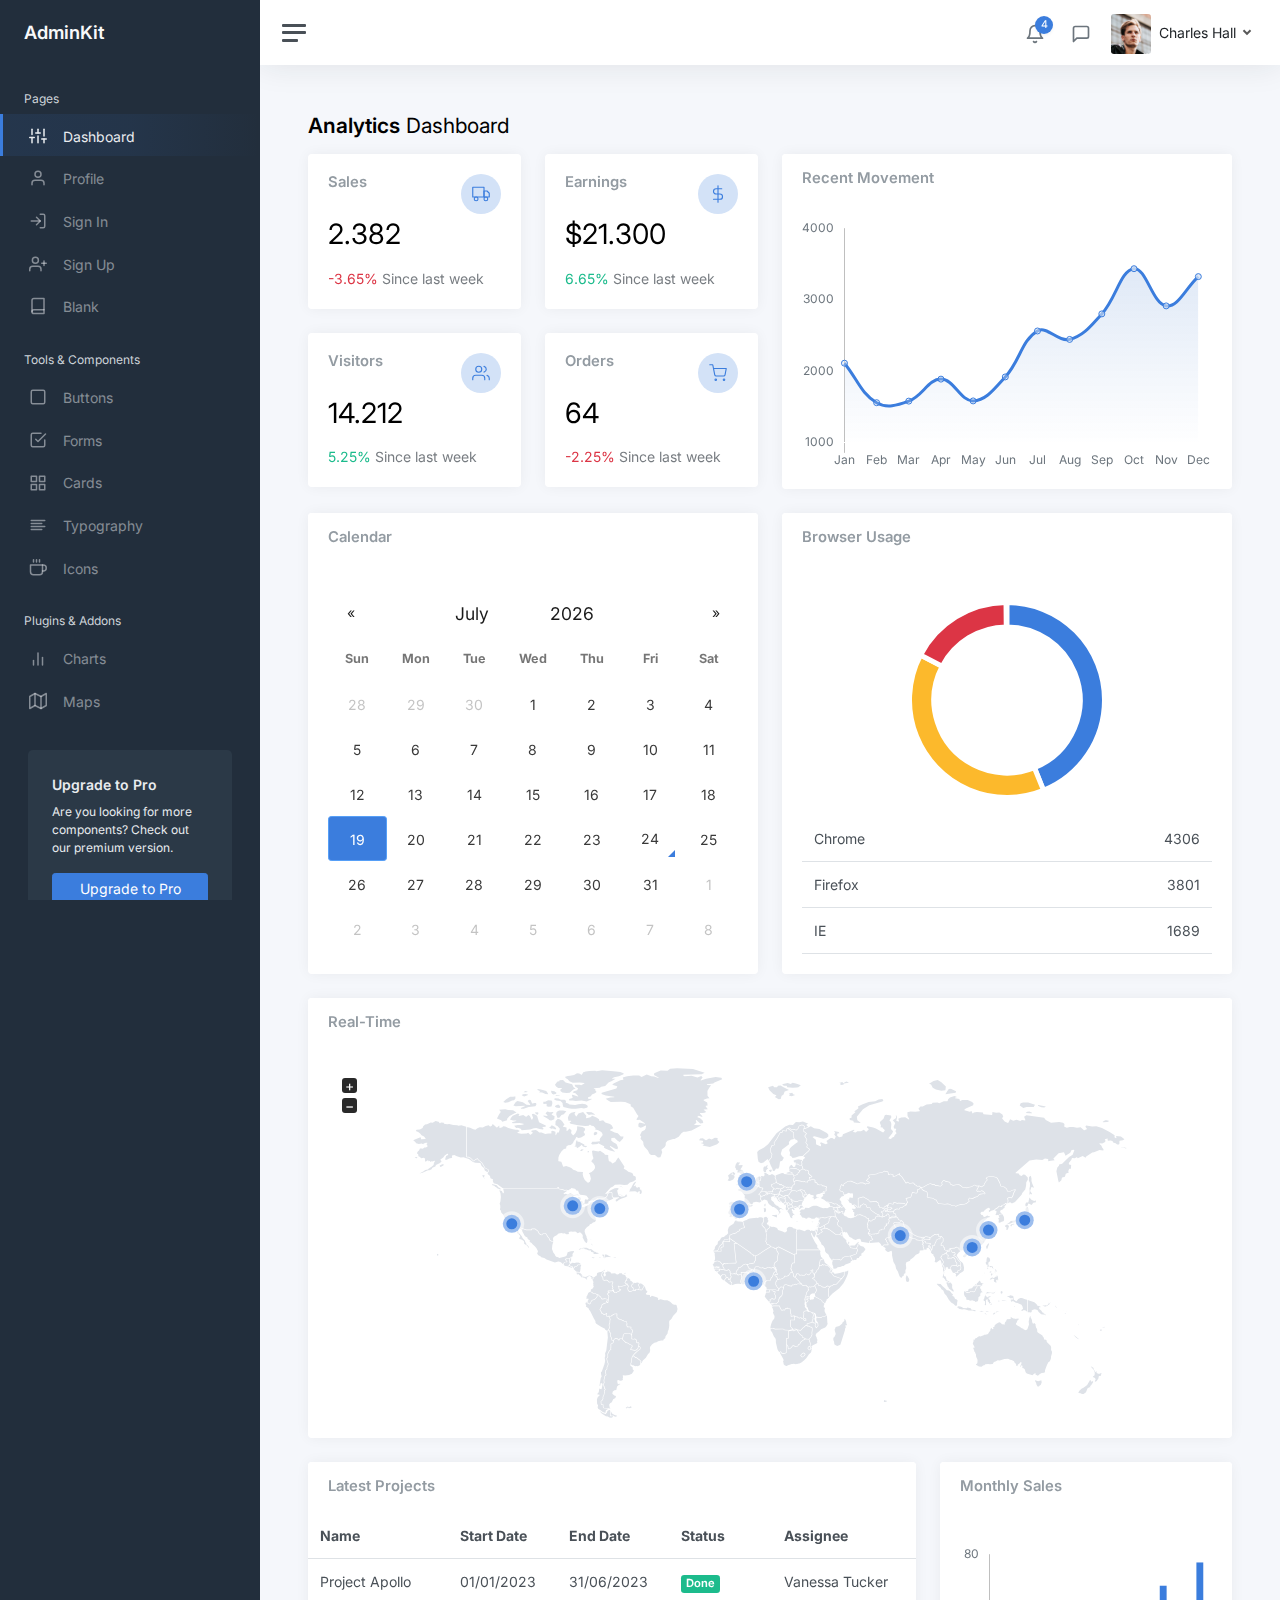
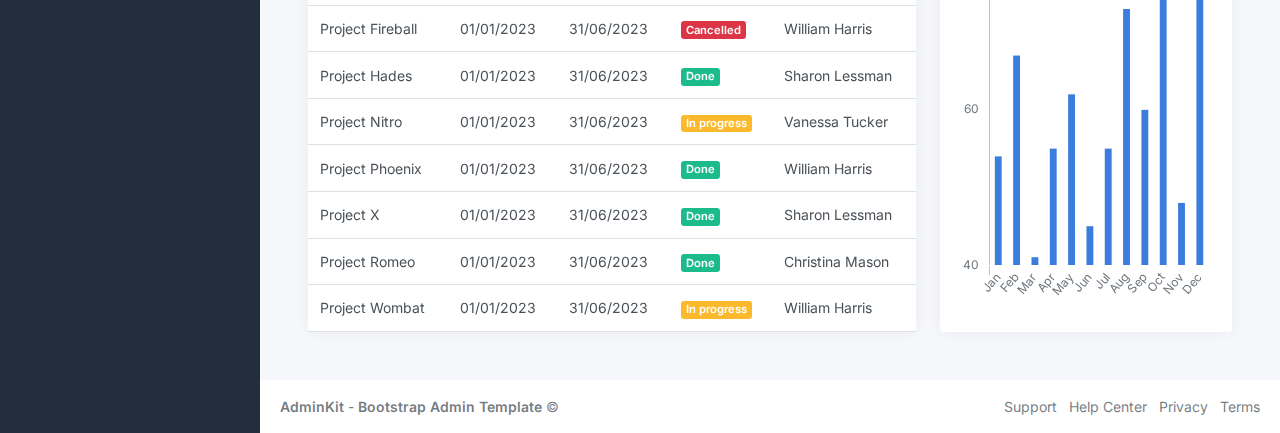
<file: Wisata_Surabaya/adminkit-main/static/index.html>
<!DOCTYPE html>
<html lang="en">

<head>
	<meta charset="utf-8">
	<meta http-equiv="X-UA-Compatible" content="IE=edge">
	<meta name="viewport" content="width=device-width, initial-scale=1, shrink-to-fit=no">
	<meta name="description" content="Responsive Admin &amp; Dashboard Template based on Bootstrap 5">
	<meta name="author" content="AdminKit">
	<meta name="keywords" content="adminkit, bootstrap, bootstrap 5, admin, dashboard, template, responsive, css, sass, html, theme, front-end, ui kit, web">

	<link rel="preconnect" href="https://fonts.gstatic.com">
	<link rel="shortcut icon" href="img/icons/icon-48x48.png" />

	<link rel="canonical" href="https://demo-basic.adminkit.io/" />

	<title>AdminKit Demo - Bootstrap 5 Admin Template</title>

	<link href="css/app.css" rel="stylesheet">
	<link href="https://fonts.googleapis.com/css2?family=Inter:wght@300;400;600&display=swap" rel="stylesheet">
</head>

<body>
	<div class="wrapper">
		<nav id="sidebar" class="sidebar js-sidebar">
			<div class="sidebar-content js-simplebar">
				<a class="sidebar-brand" href="index.html">
          <span class="align-middle">AdminKit</span>
        </a>

				<ul class="sidebar-nav">
					<li class="sidebar-header">
						Pages
					</li>

					<li class="sidebar-item active">
						<a class="sidebar-link" href="index.html">
              <i class="align-middle" data-feather="sliders"></i> <span class="align-middle">Dashboard</span>
            </a>
					</li>

					<li class="sidebar-item">
						<a class="sidebar-link" href="pages-profile.html">
              <i class="align-middle" data-feather="user"></i> <span class="align-middle">Profile</span>
            </a>
					</li>

					<li class="sidebar-item">
						<a class="sidebar-link" href="pages-sign-in.html">
              <i class="align-middle" data-feather="log-in"></i> <span class="align-middle">Sign In</span>
            </a>
					</li>

					<li class="sidebar-item">
						<a class="sidebar-link" href="pages-sign-up.html">
              <i class="align-middle" data-feather="user-plus"></i> <span class="align-middle">Sign Up</span>
            </a>
					</li>

					<li class="sidebar-item">
						<a class="sidebar-link" href="pages-blank.html">
              <i class="align-middle" data-feather="book"></i> <span class="align-middle">Blank</span>
            </a>
					</li>

					<li class="sidebar-header">
						Tools & Components
					</li>

					<li class="sidebar-item">
						<a class="sidebar-link" href="ui-buttons.html">
              <i class="align-middle" data-feather="square"></i> <span class="align-middle">Buttons</span>
            </a>
					</li>

					<li class="sidebar-item">
						<a class="sidebar-link" href="ui-forms.html">
              <i class="align-middle" data-feather="check-square"></i> <span class="align-middle">Forms</span>
            </a>
					</li>

					<li class="sidebar-item">
						<a class="sidebar-link" href="ui-cards.html">
              <i class="align-middle" data-feather="grid"></i> <span class="align-middle">Cards</span>
            </a>
					</li>

					<li class="sidebar-item">
						<a class="sidebar-link" href="ui-typography.html">
              <i class="align-middle" data-feather="align-left"></i> <span class="align-middle">Typography</span>
            </a>
					</li>

					<li class="sidebar-item">
						<a class="sidebar-link" href="icons-feather.html">
              <i class="align-middle" data-feather="coffee"></i> <span class="align-middle">Icons</span>
            </a>
					</li>

					<li class="sidebar-header">
						Plugins & Addons
					</li>

					<li class="sidebar-item">
						<a class="sidebar-link" href="charts-chartjs.html">
              <i class="align-middle" data-feather="bar-chart-2"></i> <span class="align-middle">Charts</span>
            </a>
					</li>

					<li class="sidebar-item">
						<a class="sidebar-link" href="maps-google.html">
              <i class="align-middle" data-feather="map"></i> <span class="align-middle">Maps</span>
            </a>
					</li>
				</ul>

				<div class="sidebar-cta">
					<div class="sidebar-cta-content">
						<strong class="d-inline-block mb-2">Upgrade to Pro</strong>
						<div class="mb-3 text-sm">
							Are you looking for more components? Check out our premium version.
						</div>
						<div class="d-grid">
							<a href="upgrade-to-pro.html" class="btn btn-primary">Upgrade to Pro</a>
						</div>
					</div>
				</div>
			</div>
		</nav>

		<div class="main">
			<nav class="navbar navbar-expand navbar-light navbar-bg">
				<a class="sidebar-toggle js-sidebar-toggle">
          <i class="hamburger align-self-center"></i>
        </a>

				<div class="navbar-collapse collapse">
					<ul class="navbar-nav navbar-align">
						<li class="nav-item dropdown">
							<a class="nav-icon dropdown-toggle" href="#" id="alertsDropdown" data-bs-toggle="dropdown">
								<div class="position-relative">
									<i class="align-middle" data-feather="bell"></i>
									<span class="indicator">4</span>
								</div>
							</a>
							<div class="dropdown-menu dropdown-menu-lg dropdown-menu-end py-0" aria-labelledby="alertsDropdown">
								<div class="dropdown-menu-header">
									4 New Notifications
								</div>
								<div class="list-group">
									<a href="#" class="list-group-item">
										<div class="row g-0 align-items-center">
											<div class="col-2">
												<i class="text-danger" data-feather="alert-circle"></i>
											</div>
											<div class="col-10">
												<div class="text-dark">Update completed</div>
												<div class="text-muted small mt-1">Restart server 12 to complete the update.</div>
												<div class="text-muted small mt-1">30m ago</div>
											</div>
										</div>
									</a>
									<a href="#" class="list-group-item">
										<div class="row g-0 align-items-center">
											<div class="col-2">
												<i class="text-warning" data-feather="bell"></i>
											</div>
											<div class="col-10">
												<div class="text-dark">Lorem ipsum</div>
												<div class="text-muted small mt-1">Aliquam ex eros, imperdiet vulputate hendrerit et.</div>
												<div class="text-muted small mt-1">2h ago</div>
											</div>
										</div>
									</a>
									<a href="#" class="list-group-item">
										<div class="row g-0 align-items-center">
											<div class="col-2">
												<i class="text-primary" data-feather="home"></i>
											</div>
											<div class="col-10">
												<div class="text-dark">Login from 192.186.1.8</div>
												<div class="text-muted small mt-1">5h ago</div>
											</div>
										</div>
									</a>
									<a href="#" class="list-group-item">
										<div class="row g-0 align-items-center">
											<div class="col-2">
												<i class="text-success" data-feather="user-plus"></i>
											</div>
											<div class="col-10">
												<div class="text-dark">New connection</div>
												<div class="text-muted small mt-1">Christina accepted your request.</div>
												<div class="text-muted small mt-1">14h ago</div>
											</div>
										</div>
									</a>
								</div>
								<div class="dropdown-menu-footer">
									<a href="#" class="text-muted">Show all notifications</a>
								</div>
							</div>
						</li>
						<li class="nav-item dropdown">
							<a class="nav-icon dropdown-toggle" href="#" id="messagesDropdown" data-bs-toggle="dropdown">
								<div class="position-relative">
									<i class="align-middle" data-feather="message-square"></i>
								</div>
							</a>
							<div class="dropdown-menu dropdown-menu-lg dropdown-menu-end py-0" aria-labelledby="messagesDropdown">
								<div class="dropdown-menu-header">
									<div class="position-relative">
										4 New Messages
									</div>
								</div>
								<div class="list-group">
									<a href="#" class="list-group-item">
										<div class="row g-0 align-items-center">
											<div class="col-2">
												<img src="img/avatars/avatar-5.jpg" class="avatar img-fluid rounded-circle" alt="Vanessa Tucker">
											</div>
											<div class="col-10 ps-2">
												<div class="text-dark">Vanessa Tucker</div>
												<div class="text-muted small mt-1">Nam pretium turpis et arcu. Duis arcu tortor.</div>
												<div class="text-muted small mt-1">15m ago</div>
											</div>
										</div>
									</a>
									<a href="#" class="list-group-item">
										<div class="row g-0 align-items-center">
											<div class="col-2">
												<img src="img/avatars/avatar-2.jpg" class="avatar img-fluid rounded-circle" alt="William Harris">
											</div>
											<div class="col-10 ps-2">
												<div class="text-dark">William Harris</div>
												<div class="text-muted small mt-1">Curabitur ligula sapien euismod vitae.</div>
												<div class="text-muted small mt-1">2h ago</div>
											</div>
										</div>
									</a>
									<a href="#" class="list-group-item">
										<div class="row g-0 align-items-center">
											<div class="col-2">
												<img src="img/avatars/avatar-4.jpg" class="avatar img-fluid rounded-circle" alt="Christina Mason">
											</div>
											<div class="col-10 ps-2">
												<div class="text-dark">Christina Mason</div>
												<div class="text-muted small mt-1">Pellentesque auctor neque nec urna.</div>
												<div class="text-muted small mt-1">4h ago</div>
											</div>
										</div>
									</a>
									<a href="#" class="list-group-item">
										<div class="row g-0 align-items-center">
											<div class="col-2">
												<img src="img/avatars/avatar-3.jpg" class="avatar img-fluid rounded-circle" alt="Sharon Lessman">
											</div>
											<div class="col-10 ps-2">
												<div class="text-dark">Sharon Lessman</div>
												<div class="text-muted small mt-1">Aenean tellus metus, bibendum sed, posuere ac, mattis non.</div>
												<div class="text-muted small mt-1">5h ago</div>
											</div>
										</div>
									</a>
								</div>
								<div class="dropdown-menu-footer">
									<a href="#" class="text-muted">Show all messages</a>
								</div>
							</div>
						</li>
						<li class="nav-item dropdown">
							<a class="nav-icon dropdown-toggle d-inline-block d-sm-none" href="#" data-bs-toggle="dropdown">
                <i class="align-middle" data-feather="settings"></i>
              </a>

							<a class="nav-link dropdown-toggle d-none d-sm-inline-block" href="#" data-bs-toggle="dropdown">
                <img src="img/avatars/avatar.jpg" class="avatar img-fluid rounded me-1" alt="Charles Hall" /> <span class="text-dark">Charles Hall</span>
              </a>
							<div class="dropdown-menu dropdown-menu-end">
								<a class="dropdown-item" href="pages-profile.html"><i class="align-middle me-1" data-feather="user"></i> Profile</a>
								<a class="dropdown-item" href="#"><i class="align-middle me-1" data-feather="pie-chart"></i> Analytics</a>
								<div class="dropdown-divider"></div>
								<a class="dropdown-item" href="index.html"><i class="align-middle me-1" data-feather="settings"></i> Settings & Privacy</a>
								<a class="dropdown-item" href="#"><i class="align-middle me-1" data-feather="help-circle"></i> Help Center</a>
								<div class="dropdown-divider"></div>
								<a class="dropdown-item" href="#">Log out</a>
							</div>
						</li>
					</ul>
				</div>
			</nav>

			<main class="content">
				<div class="container-fluid p-0">

					<h1 class="h3 mb-3"><strong>Analytics</strong> Dashboard</h1>

					<div class="row">
						<div class="col-xl-6 col-xxl-5 d-flex">
							<div class="w-100">
								<div class="row">
									<div class="col-sm-6">
										<div class="card">
											<div class="card-body">
												<div class="row">
													<div class="col mt-0">
														<h5 class="card-title">Sales</h5>
													</div>

													<div class="col-auto">
														<div class="stat text-primary">
															<i class="align-middle" data-feather="truck"></i>
														</div>
													</div>
												</div>
												<h1 class="mt-1 mb-3">2.382</h1>
												<div class="mb-0">
													<span class="text-danger"> <i class="mdi mdi-arrow-bottom-right"></i> -3.65% </span>
													<span class="text-muted">Since last week</span>
												</div>
											</div>
										</div>
										<div class="card">
											<div class="card-body">
												<div class="row">
													<div class="col mt-0">
														<h5 class="card-title">Visitors</h5>
													</div>

													<div class="col-auto">
														<div class="stat text-primary">
															<i class="align-middle" data-feather="users"></i>
														</div>
													</div>
												</div>
												<h1 class="mt-1 mb-3">14.212</h1>
												<div class="mb-0">
													<span class="text-success"> <i class="mdi mdi-arrow-bottom-right"></i> 5.25% </span>
													<span class="text-muted">Since last week</span>
												</div>
											</div>
										</div>
									</div>
									<div class="col-sm-6">
										<div class="card">
											<div class="card-body">
												<div class="row">
													<div class="col mt-0">
														<h5 class="card-title">Earnings</h5>
													</div>

													<div class="col-auto">
														<div class="stat text-primary">
															<i class="align-middle" data-feather="dollar-sign"></i>
														</div>
													</div>
												</div>
												<h1 class="mt-1 mb-3">$21.300</h1>
												<div class="mb-0">
													<span class="text-success"> <i class="mdi mdi-arrow-bottom-right"></i> 6.65% </span>
													<span class="text-muted">Since last week</span>
												</div>
											</div>
										</div>
										<div class="card">
											<div class="card-body">
												<div class="row">
													<div class="col mt-0">
														<h5 class="card-title">Orders</h5>
													</div>

													<div class="col-auto">
														<div class="stat text-primary">
															<i class="align-middle" data-feather="shopping-cart"></i>
														</div>
													</div>
												</div>
												<h1 class="mt-1 mb-3">64</h1>
												<div class="mb-0">
													<span class="text-danger"> <i class="mdi mdi-arrow-bottom-right"></i> -2.25% </span>
													<span class="text-muted">Since last week</span>
												</div>
											</div>
										</div>
									</div>
								</div>
							</div>
						</div>

						<div class="col-xl-6 col-xxl-7">
							<div class="card flex-fill w-100">
								<div class="card-header">

									<h5 class="card-title mb-0">Recent Movement</h5>
								</div>
								<div class="card-body py-3">
									<div class="chart chart-sm">
										<canvas id="chartjs-dashboard-line"></canvas>
									</div>
								</div>
							</div>
						</div>
					</div>

					<div class="row">
						<div class="col-12 col-md-6 col-xxl-3 d-flex order-2 order-xxl-3">
							<div class="card flex-fill w-100">
								<div class="card-header">

									<h5 class="card-title mb-0">Browser Usage</h5>
								</div>
								<div class="card-body d-flex">
									<div class="align-self-center w-100">
										<div class="py-3">
											<div class="chart chart-xs">
												<canvas id="chartjs-dashboard-pie"></canvas>
											</div>
										</div>

										<table class="table mb-0">
											<tbody>
												<tr>
													<td>Chrome</td>
													<td class="text-end">4306</td>
												</tr>
												<tr>
													<td>Firefox</td>
													<td class="text-end">3801</td>
												</tr>
												<tr>
													<td>IE</td>
													<td class="text-end">1689</td>
												</tr>
											</tbody>
										</table>
									</div>
								</div>
							</div>
						</div>
						<div class="col-12 col-md-12 col-xxl-6 d-flex order-3 order-xxl-2">
							<div class="card flex-fill w-100">
								<div class="card-header">

									<h5 class="card-title mb-0">Real-Time</h5>
								</div>
								<div class="card-body px-4">
									<div id="world_map" style="height:350px;"></div>
								</div>
							</div>
						</div>
						<div class="col-12 col-md-6 col-xxl-3 d-flex order-1 order-xxl-1">
							<div class="card flex-fill">
								<div class="card-header">

									<h5 class="card-title mb-0">Calendar</h5>
								</div>
								<div class="card-body d-flex">
									<div class="align-self-center w-100">
										<div class="chart">
											<div id="datetimepicker-dashboard"></div>
										</div>
									</div>
								</div>
							</div>
						</div>
					</div>

					<div class="row">
						<div class="col-12 col-lg-8 col-xxl-9 d-flex">
							<div class="card flex-fill">
								<div class="card-header">

									<h5 class="card-title mb-0">Latest Projects</h5>
								</div>
								<table class="table table-hover my-0">
									<thead>
										<tr>
											<th>Name</th>
											<th class="d-none d-xl-table-cell">Start Date</th>
											<th class="d-none d-xl-table-cell">End Date</th>
											<th>Status</th>
											<th class="d-none d-md-table-cell">Assignee</th>
										</tr>
									</thead>
									<tbody>
										<tr>
											<td>Project Apollo</td>
											<td class="d-none d-xl-table-cell">01/01/2023</td>
											<td class="d-none d-xl-table-cell">31/06/2023</td>
											<td><span class="badge bg-success">Done</span></td>
											<td class="d-none d-md-table-cell">Vanessa Tucker</td>
										</tr>
										<tr>
											<td>Project Fireball</td>
											<td class="d-none d-xl-table-cell">01/01/2023</td>
											<td class="d-none d-xl-table-cell">31/06/2023</td>
											<td><span class="badge bg-danger">Cancelled</span></td>
											<td class="d-none d-md-table-cell">William Harris</td>
										</tr>
										<tr>
											<td>Project Hades</td>
											<td class="d-none d-xl-table-cell">01/01/2023</td>
											<td class="d-none d-xl-table-cell">31/06/2023</td>
											<td><span class="badge bg-success">Done</span></td>
											<td class="d-none d-md-table-cell">Sharon Lessman</td>
										</tr>
										<tr>
											<td>Project Nitro</td>
											<td class="d-none d-xl-table-cell">01/01/2023</td>
											<td class="d-none d-xl-table-cell">31/06/2023</td>
											<td><span class="badge bg-warning">In progress</span></td>
											<td class="d-none d-md-table-cell">Vanessa Tucker</td>
										</tr>
										<tr>
											<td>Project Phoenix</td>
											<td class="d-none d-xl-table-cell">01/01/2023</td>
											<td class="d-none d-xl-table-cell">31/06/2023</td>
											<td><span class="badge bg-success">Done</span></td>
											<td class="d-none d-md-table-cell">William Harris</td>
										</tr>
										<tr>
											<td>Project X</td>
											<td class="d-none d-xl-table-cell">01/01/2023</td>
											<td class="d-none d-xl-table-cell">31/06/2023</td>
											<td><span class="badge bg-success">Done</span></td>
											<td class="d-none d-md-table-cell">Sharon Lessman</td>
										</tr>
										<tr>
											<td>Project Romeo</td>
											<td class="d-none d-xl-table-cell">01/01/2023</td>
											<td class="d-none d-xl-table-cell">31/06/2023</td>
											<td><span class="badge bg-success">Done</span></td>
											<td class="d-none d-md-table-cell">Christina Mason</td>
										</tr>
										<tr>
											<td>Project Wombat</td>
											<td class="d-none d-xl-table-cell">01/01/2023</td>
											<td class="d-none d-xl-table-cell">31/06/2023</td>
											<td><span class="badge bg-warning">In progress</span></td>
											<td class="d-none d-md-table-cell">William Harris</td>
										</tr>
									</tbody>
								</table>
							</div>
						</div>
						<div class="col-12 col-lg-4 col-xxl-3 d-flex">
							<div class="card flex-fill w-100">
								<div class="card-header">

									<h5 class="card-title mb-0">Monthly Sales</h5>
								</div>
								<div class="card-body d-flex w-100">
									<div class="align-self-center chart chart-lg">
										<canvas id="chartjs-dashboard-bar"></canvas>
									</div>
								</div>
							</div>
						</div>
					</div>

				</div>
			</main>

			<footer class="footer">
				<div class="container-fluid">
					<div class="row text-muted">
						<div class="col-6 text-start">
							<p class="mb-0">
								<a class="text-muted" href="https://adminkit.io/" target="_blank"><strong>AdminKit</strong></a> - <a class="text-muted" href="https://adminkit.io/" target="_blank"><strong>Bootstrap Admin Template</strong></a>								&copy;
							</p>
						</div>
						<div class="col-6 text-end">
							<ul class="list-inline">
								<li class="list-inline-item">
									<a class="text-muted" href="https://adminkit.io/" target="_blank">Support</a>
								</li>
								<li class="list-inline-item">
									<a class="text-muted" href="https://adminkit.io/" target="_blank">Help Center</a>
								</li>
								<li class="list-inline-item">
									<a class="text-muted" href="https://adminkit.io/" target="_blank">Privacy</a>
								</li>
								<li class="list-inline-item">
									<a class="text-muted" href="https://adminkit.io/" target="_blank">Terms</a>
								</li>
							</ul>
						</div>
					</div>
				</div>
			</footer>
		</div>
	</div>

	<script src="js/app.js"></script>

	<script>
		document.addEventListener("DOMContentLoaded", function() {
			var ctx = document.getElementById("chartjs-dashboard-line").getContext("2d");
			var gradient = ctx.createLinearGradient(0, 0, 0, 225);
			gradient.addColorStop(0, "rgba(215, 227, 244, 1)");
			gradient.addColorStop(1, "rgba(215, 227, 244, 0)");
			// Line chart
			new Chart(document.getElementById("chartjs-dashboard-line"), {
				type: "line",
				data: {
					labels: ["Jan", "Feb", "Mar", "Apr", "May", "Jun", "Jul", "Aug", "Sep", "Oct", "Nov", "Dec"],
					datasets: [{
						label: "Sales ($)",
						fill: true,
						backgroundColor: gradient,
						borderColor: window.theme.primary,
						data: [
							2115,
							1562,
							1584,
							1892,
							1587,
							1923,
							2566,
							2448,
							2805,
							3438,
							2917,
							3327
						]
					}]
				},
				options: {
					maintainAspectRatio: false,
					legend: {
						display: false
					},
					tooltips: {
						intersect: false
					},
					hover: {
						intersect: true
					},
					plugins: {
						filler: {
							propagate: false
						}
					},
					scales: {
						xAxes: [{
							reverse: true,
							gridLines: {
								color: "rgba(0,0,0,0.0)"
							}
						}],
						yAxes: [{
							ticks: {
								stepSize: 1000
							},
							display: true,
							borderDash: [3, 3],
							gridLines: {
								color: "rgba(0,0,0,0.0)"
							}
						}]
					}
				}
			});
		});
	</script>
	<script>
		document.addEventListener("DOMContentLoaded", function() {
			// Pie chart
			new Chart(document.getElementById("chartjs-dashboard-pie"), {
				type: "pie",
				data: {
					labels: ["Chrome", "Firefox", "IE"],
					datasets: [{
						data: [4306, 3801, 1689],
						backgroundColor: [
							window.theme.primary,
							window.theme.warning,
							window.theme.danger
						],
						borderWidth: 5
					}]
				},
				options: {
					responsive: !window.MSInputMethodContext,
					maintainAspectRatio: false,
					legend: {
						display: false
					},
					cutoutPercentage: 75
				}
			});
		});
	</script>
	<script>
		document.addEventListener("DOMContentLoaded", function() {
			// Bar chart
			new Chart(document.getElementById("chartjs-dashboard-bar"), {
				type: "bar",
				data: {
					labels: ["Jan", "Feb", "Mar", "Apr", "May", "Jun", "Jul", "Aug", "Sep", "Oct", "Nov", "Dec"],
					datasets: [{
						label: "This year",
						backgroundColor: window.theme.primary,
						borderColor: window.theme.primary,
						hoverBackgroundColor: window.theme.primary,
						hoverBorderColor: window.theme.primary,
						data: [54, 67, 41, 55, 62, 45, 55, 73, 60, 76, 48, 79],
						barPercentage: .75,
						categoryPercentage: .5
					}]
				},
				options: {
					maintainAspectRatio: false,
					legend: {
						display: false
					},
					scales: {
						yAxes: [{
							gridLines: {
								display: false
							},
							stacked: false,
							ticks: {
								stepSize: 20
							}
						}],
						xAxes: [{
							stacked: false,
							gridLines: {
								color: "transparent"
							}
						}]
					}
				}
			});
		});
	</script>
	<script>
		document.addEventListener("DOMContentLoaded", function() {
			var markers = [{
					coords: [31.230391, 121.473701],
					name: "Shanghai"
				},
				{
					coords: [28.704060, 77.102493],
					name: "Delhi"
				},
				{
					coords: [6.524379, 3.379206],
					name: "Lagos"
				},
				{
					coords: [35.689487, 139.691711],
					name: "Tokyo"
				},
				{
					coords: [23.129110, 113.264381],
					name: "Guangzhou"
				},
				{
					coords: [40.7127837, -74.0059413],
					name: "New York"
				},
				{
					coords: [34.052235, -118.243683],
					name: "Los Angeles"
				},
				{
					coords: [41.878113, -87.629799],
					name: "Chicago"
				},
				{
					coords: [51.507351, -0.127758],
					name: "London"
				},
				{
					coords: [40.416775, -3.703790],
					name: "Madrid "
				}
			];
			var map = new jsVectorMap({
				map: "world",
				selector: "#world_map",
				zoomButtons: true,
				markers: markers,
				markerStyle: {
					initial: {
						r: 9,
						strokeWidth: 7,
						stokeOpacity: .4,
						fill: window.theme.primary
					},
					hover: {
						fill: window.theme.primary,
						stroke: window.theme.primary
					}
				},
				zoomOnScroll: false
			});
			window.addEventListener("resize", () => {
				map.updateSize();
			});
		});
	</script>
	<script>
		document.addEventListener("DOMContentLoaded", function() {
			var date = new Date(Date.now() - 5 * 24 * 60 * 60 * 1000);
			var defaultDate = date.getUTCFullYear() + "-" + (date.getUTCMonth() + 1) + "-" + date.getUTCDate();
			document.getElementById("datetimepicker-dashboard").flatpickr({
				inline: true,
				prevArrow: "<span title=\"Previous month\">&laquo;</span>",
				nextArrow: "<span title=\"Next month\">&raquo;</span>",
				defaultDate: defaultDate
			});
		});
	</script>

</body>

</html>
</file>
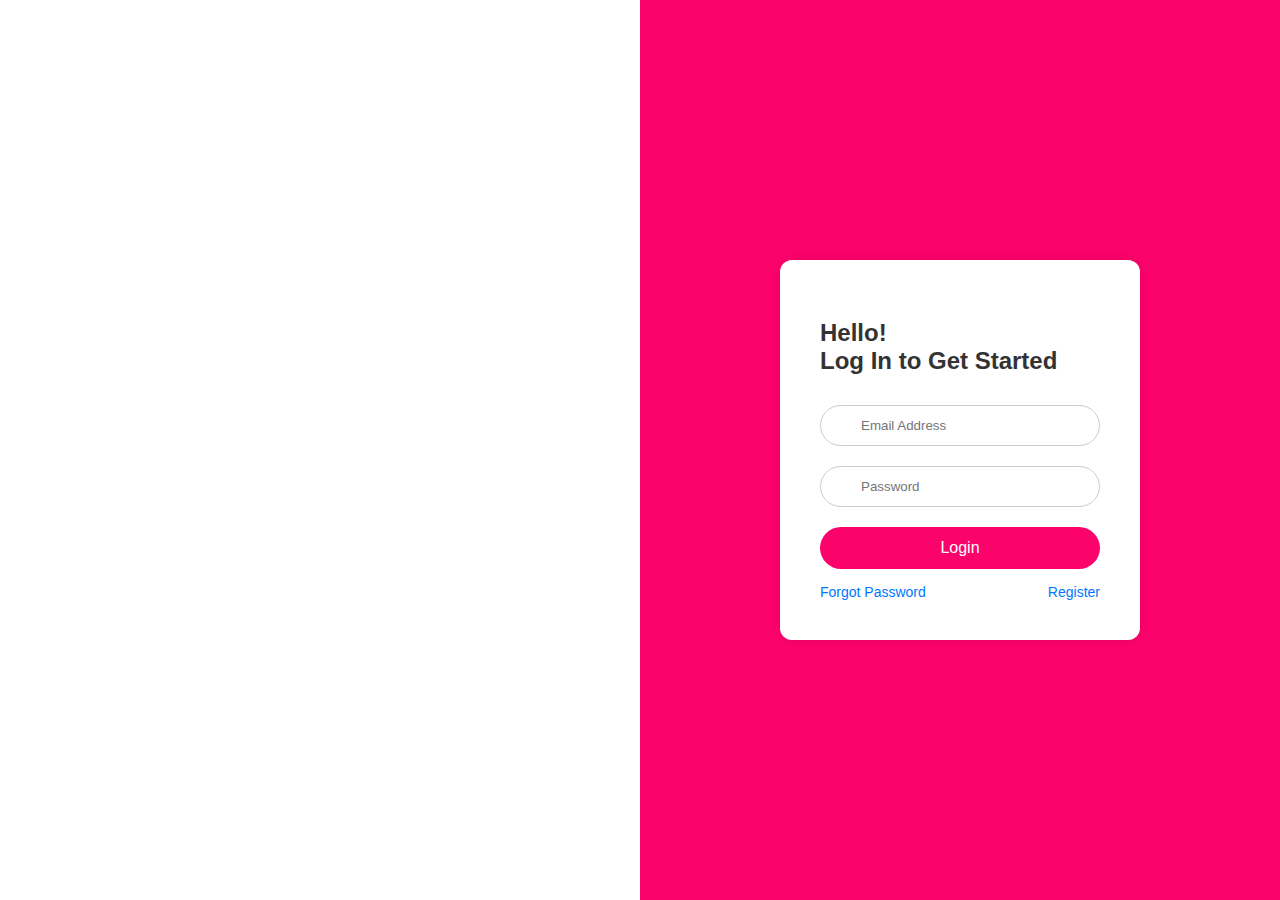
<file: Wisata_Surabaya/admin.html>
<!DOCTYPE html>
<html lang="en">
<head>
  <meta charset="UTF-8" />
  <meta name="viewport" content="width=device-width, initial-scale=1.0"/>
  <title>Login Page</title>
  <style>
    * {
      box-sizing: border-box;
      font-family: 'Segoe UI', sans-serif;
    }

    body {
      margin: 0;
      display: flex;
      height: 100vh;
      background-color: #ffffff;
    }

    .container {
      display: flex;
      flex: 1;
    }

    .left {
      flex: 1;
      display: flex;
      align-items: center;
      justify-content: center;
      background: #ffffff;
    }

    .left img {
      width: 70%;
      max-width: 400px;
    }

    .right {
      flex: 1;
      background-color: #fc036b;
      display: flex;
      align-items: center;
      justify-content: center;
    }

    .form-box {
      background-color: white;
      padding: 40px;
      border-radius: 12px;
      width: 100%;
      max-width: 360px;
      box-shadow: 0 0 12px rgba(0,0,0,0.1);
    }

    .form-box h2 {
      margin-bottom: 20px;
      font-size: 24px;
      color: #333;
    }

    .form-box input {
      width: 100%;
      padding: 12px;
      margin: 10px 0;
      border-radius: 25px;
      border: 1px solid #ccc;
      padding-left: 40px;
    }

    .form-box button {
      width: 100%;
      padding: 12px;
      border-radius: 25px;
      border: none;
      background-color: #fc036b;
      color: white;
      font-size: 16px;
      cursor: pointer;
      margin-top: 10px;
    }

    .form-footer {
      display: flex;
      justify-content: space-between;
      margin-top: 15px;
      font-size: 14px;
    }

    .form-footer a {
      color: #0077ff;
      text-decoration: none;
    }

    .form-footer a:hover {
      text-decoration: underline;
    }
  </style>
</head>
<body>
  <div class="container">
    <div class="left">
      <href=img/favicon-32x32>
    </div>
    <div class="right">
      <div class="form-box">
        <h2>Hello!<br>Log In to Get Started</h2>
        <input type="email" placeholder="Email Address" />
        <input type="password" placeholder="Password" />
        <button type="submit">Login</button>
        <div class="form-footer">
          <a href="#">Forgot Password</a>
          <a href="#">Register</a>
        </div>
      </div>
    </div>
  </div>
</body>
</html>
</file>
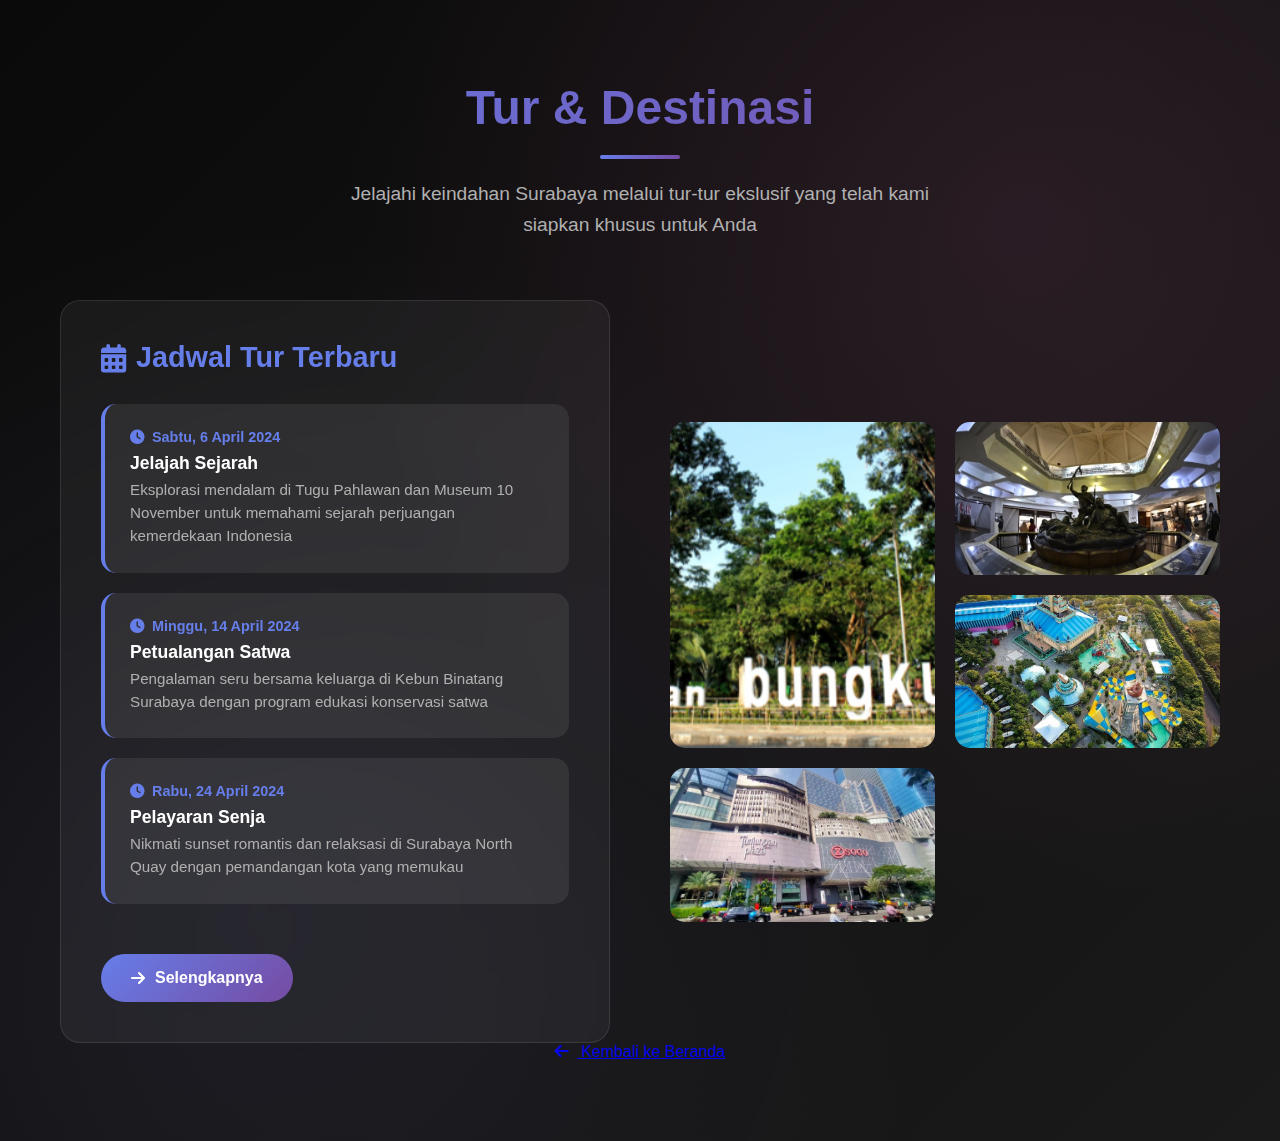
<file: Wisata_Surabaya/tours.html>
<!DOCTYPE html>
<html lang="id">
<head>
    <meta charset="UTF-8">
    <meta name="viewport" content="width=device-width, initial-scale=1.0">
    <title>Tours Detail</title>
    <link rel="stylesheet" href="https://cdnjs.cloudflare.com/ajax/libs/font-awesome/6.4.0/css/all.min.css">
    <style>
        * {
            margin: 0;
            padding: 0;
            box-sizing: border-box;
        }

        body {
            font-family: 'Segoe UI', Tahoma, Geneva, Verdana, sans-serif;
            background: #0a0a0a;
            color: white;
        }

        .tours {
            padding: 80px 0;
            background: linear-gradient(135deg, #0a0a0a 0%, #1a1a1a 100%);
            position: relative;
            overflow: hidden;
        }

        .tours::before {
            content: '';
            position: absolute;
            top: 0;
            left: 0;
            width: 100%;
            height: 100%;
            background: radial-gradient(circle at 20% 80%, rgba(120, 119, 198, 0.1) 0%, transparent 50%),
                        radial-gradient(circle at 80% 20%, rgba(255, 119, 198, 0.1) 0%, transparent 50%);
            pointer-events: none;
        }

        .container {
            max-width: 1200px;
            margin: 0 auto;
            padding: 0 20px;
            position: relative;
            z-index: 1;
        }

        .tours-header {
            text-align: center;
            margin-bottom: 60px;
        }

        .tours-title {
            font-size: 3rem;
            font-weight: 700;
            background: linear-gradient(135deg, #667eea 0%, #764ba2 100%);
            -webkit-background-clip: text;
            -webkit-text-fill-color: transparent;
            background-clip: text;
            margin-bottom: 20px;
        }

        .tours-subtitle {
            font-size: 1.2rem;
            color: #b0b0b0;
            max-width: 600px;
            margin: 0 auto;
            line-height: 1.6;
        }

        .line {
            width: 80px;
            height: 4px;
            background: linear-gradient(135deg, #667eea 0%, #764ba2 100%);
            margin: 20px auto;
            border-radius: 2px;
        }

        .tours-content {
            display: grid;
            grid-template-columns: 1fr 1fr;
            gap: 60px;
            align-items: center;
        }

        .schedule-section {
            background: rgba(255, 255, 255, 0.05);
            backdrop-filter: blur(10px);
            border-radius: 20px;
            padding: 40px;
            border: 1px solid rgba(255, 255, 255, 0.1);
        }

        .schedule-title {
            font-size: 1.8rem;
            margin-bottom: 30px;
            color: #667eea;
            display: flex;
            align-items: center;
            gap: 10px;
        }

        .schedule-item {
            background: rgba(255, 255, 255, 0.08);
            border-radius: 15px;
            padding: 25px;
            margin-bottom: 20px;
            border-left: 4px solid #667eea;
            transition: all 0.3s ease;
            position: relative;
            overflow: hidden;
        }

        .schedule-item::before {
            content: '';
            position: absolute;
            top: 0;
            left: 0;
            width: 100%;
            height: 100%;
            background: linear-gradient(135deg, rgba(102, 126, 234, 0.1) 0%, rgba(118, 75, 162, 0.1) 100%);
            opacity: 0;
            transition: opacity 0.3s ease;
        }

        .schedule-item:hover::before {
            opacity: 1;
        }

        .schedule-item:hover {
            transform: translateY(-5px);
            box-shadow: 0 10px 30px rgba(102, 126, 234, 0.3);
        }

        .schedule-date {
            font-size: 0.9rem;
            color: #667eea;
            font-weight: 600;
            margin-bottom: 8px;
            display: flex;
            align-items: center;
            gap: 8px;
        }

        .schedule-title-item {
            font-size: 1.1rem;
            font-weight: 600;
            margin-bottom: 5px;
            color: white;
        }

        .schedule-desc {
            color: #b0b0b0;
            font-size: 0.95rem;
            line-height: 1.5;
        }

        .gallery-section {
            display: grid;
            grid-template-columns: repeat(2, 1fr);
            gap: 20px;
            height: 500px;
        }

        .gallery-item {
            position: relative;
            border-radius: 15px;
            overflow: hidden;
            cursor: pointer;
            transition: all 0.3s ease;
        }

        .gallery-item:nth-child(1) {
            grid-row: span 2;
        }

        .gallery-item img {
            width: 100%;
            height: 100%;
            object-fit: cover;
            transition: transform 0.3s ease;
        }

        .gallery-item:hover img {
            transform: scale(1.05);
        }

        .gallery-overlay {
            position: absolute;
            top: 0;
            left: 0;
            width: 100%;
            height: 100%;
            background: linear-gradient(to bottom, transparent 0%, rgba(0,0,0,0.8) 100%);
            display: flex;
            align-items: flex-end;
            padding: 20px;
            opacity: 0;
            transition: opacity 0.3s ease;
        }

        .gallery-item:hover .gallery-overlay {
            opacity: 1;
        }

        .gallery-text {
            color: white;
            font-weight: 600;
            font-size: 1.1rem;
        }

        .ctn {
            display: inline-flex;
            align-items: center;
            gap: 10px;
            padding: 15px 30px;
            background: linear-gradient(135deg, #667eea 0%, #764ba2 100%);
            color: white;
            text-decoration: none;
            border-radius: 50px;
            font-weight: 600;
            transition: all 0.3s ease;
            margin-top: 30px;
            position: relative;
            overflow: hidden;
        }

        .ctn::before {
            content: '';
            position: absolute;
            top: 0;
            left: -100%;
            width: 100%;
            height: 100%;
            background: linear-gradient(90deg, transparent, rgba(255,255,255,0.2), transparent);
            transition: left 0.5s ease;
        }

        .ctn:hover::before {
            left: 100%;
        }

        .ctn:hover {
            transform: translateY(-3px);
            box-shadow: 0 10px 25px rgba(102, 126, 234, 0.4);
        }

        @media (max-width: 768px) {
            .tours-content {
                grid-template-columns: 1fr;
                gap: 40px;
            }
            
            .tours-title {
                font-size: 2.2rem;
            }
            
            .schedule-section {
                padding: 25px;
            }
            
            .gallery-section {
                height: 400px;
            }
        }
    </style>
</head>
<body>
    <section class="tours" id="tours">
        <div class="container">
            <div class="tours-header">
                <h1 class="tours-title">Tur & Destinasi</h1>
                <div class="line"></div>
                <p class="tours-subtitle">Jelajahi keindahan Surabaya melalui tur-tur ekslusif yang telah kami siapkan khusus untuk Anda</p>
            </div>
            
            <div class="tours-content">
                <div class="schedule-section">
                    <h2 class="schedule-title">
                        <i class="fas fa-calendar-alt"></i>
                        Jadwal Tur Terbaru
                    </h2>
                    
                    <div class="schedule-item">
                        <div class="schedule-date">
                            <i class="fas fa-clock"></i>
                            Sabtu, 6 April 2024
                        </div>
                        <div class="schedule-title-item">Jelajah Sejarah</div>
                        <div class="schedule-desc">Eksplorasi mendalam di Tugu Pahlawan dan Museum 10 November untuk memahami sejarah perjuangan kemerdekaan Indonesia</div>
                    </div>
                    
                    <div class="schedule-item">
                        <div class="schedule-date">
                            <i class="fas fa-clock"></i>
                            Minggu, 14 April 2024
                        </div>
                        <div class="schedule-title-item">Petualangan Satwa</div>
                        <div class="schedule-desc">Pengalaman seru bersama keluarga di Kebun Binatang Surabaya dengan program edukasi konservasi satwa</div>
                    </div>
                    
                    <div class="schedule-item">
                        <div class="schedule-date">
                            <i class="fas fa-clock"></i>
                            Rabu, 24 April 2024
                        </div>
                        <div class="schedule-title-item">Pelayaran Senja</div>
                        <div class="schedule-desc">Nikmati sunset romantis dan relaksasi di Surabaya North Quay dengan pemandangan kota yang memukau</div>
                    </div>
                    
                    <a href="#" class="ctn">
                        <i class="fas fa-arrow-right"></i>
                        Selengkapnya
                    </a>
                </div>
                
                <div class="gallery-section">
                    <div class="gallery-item">
                        <img src="./img/TamanBungkul.png" alt="Taman Bungkul">
                        <div class="gallery-overlay">
                            <div class="gallery-text">Taman Bungkul</div>
                        </div>
                    </div>
                    <div class="gallery-item">
                        <img src="./img/Museum10Nopember.jpg" alt="Museum 10 November">
                        <div class="gallery-overlay">
                            <div class="gallery-text">Museum 10 November</div>
                        </div>
                    </div>
                    <div class="gallery-item">
                        <img src="./img/Atlantis.jpg" alt="Atlantis Land">
                        <div class="gallery-overlay">
                            <div class="gallery-text">Atlantis Land</div>
                        </div>
                    </div>
                    <div class="gallery-item">
                        <img src="./img/TunjunganPlaza.jpeg" alt="Tunjungan Plaza">
                        <div class="gallery-overlay">
                            <div class="gallery-text">Tunjungan Plaza</div>
                        </div>
                    </div>
                </div>
            </div>
        </div>
                <div style="text-align: center;">
            <a href="index.html" class="back-btn">
                <i class="fas fa-arrow-left" style="margin-right: 8px;"></i> Kembali ke Beranda
            </a>
        </div>
    </div>
    </section>
</body>
</html>
</file>
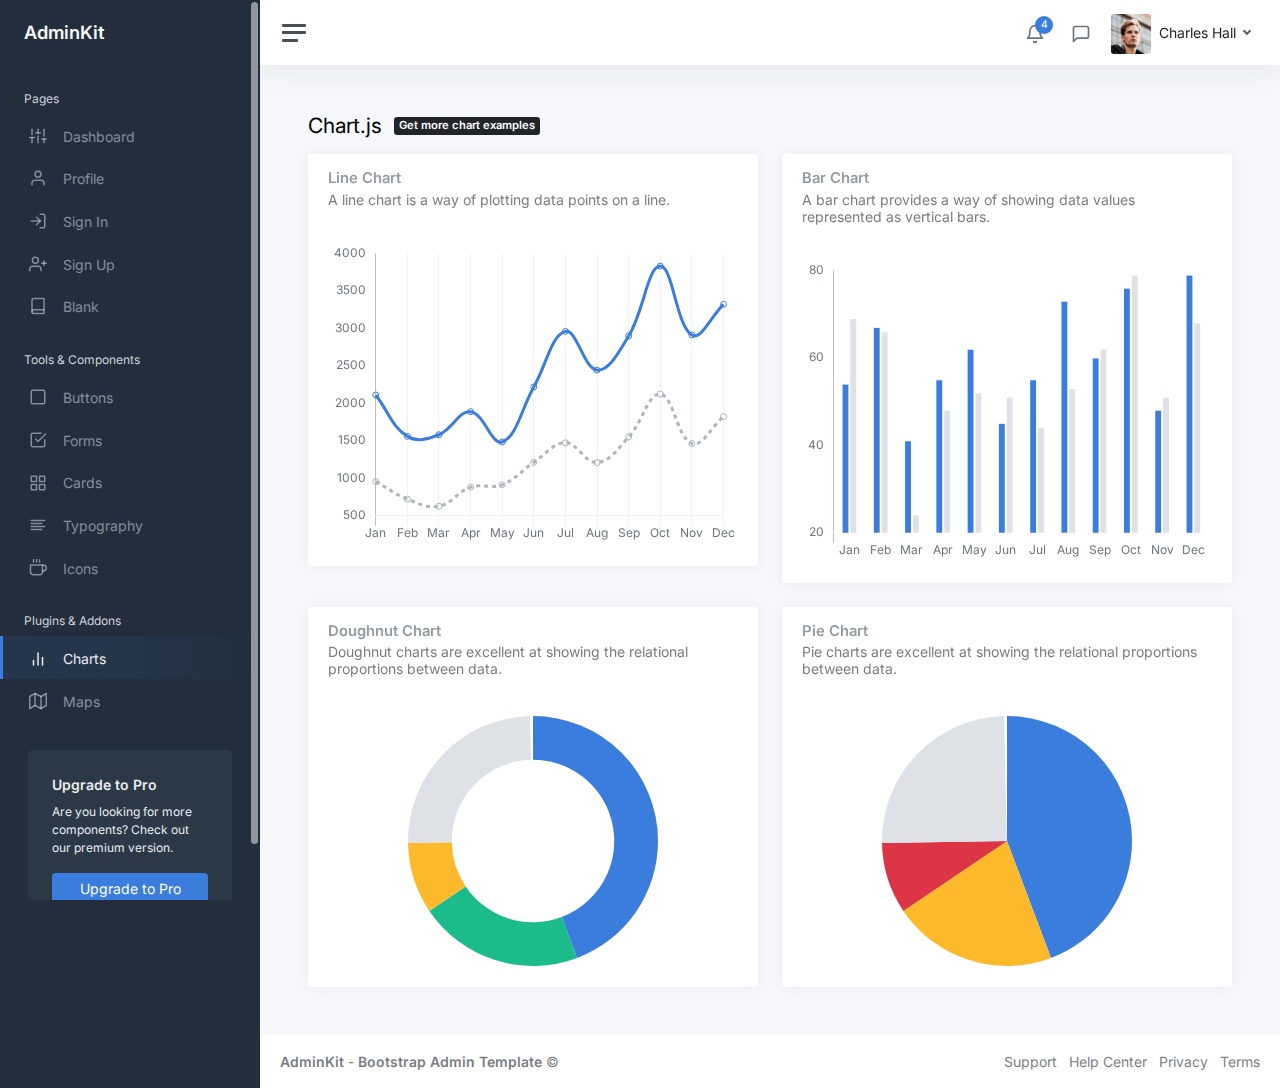
<file: Wisata_Surabaya/adminkit-main/static/charts-chartjs.html>
<!DOCTYPE html>
<html lang="en">

<head>
	<meta charset="utf-8">
	<meta http-equiv="X-UA-Compatible" content="IE=edge">
	<meta name="viewport" content="width=device-width, initial-scale=1, shrink-to-fit=no">
	<meta name="description" content="Responsive Admin &amp; Dashboard Template based on Bootstrap 5">
	<meta name="author" content="AdminKit">
	<meta name="keywords" content="adminkit, bootstrap, bootstrap 5, admin, dashboard, template, responsive, css, sass, html, theme, front-end, ui kit, web">

	<link rel="preconnect" href="https://fonts.gstatic.com">
	<link rel="shortcut icon" href="img/icons/icon-48x48.png" />

	<link rel="canonical" href="https://demo-basic.adminkit.io/charts-chartjs.html" />

	<title>Chart.js | AdminKit Demo</title>

	<link href="css/app.css" rel="stylesheet">
	<link href="https://fonts.googleapis.com/css2?family=Inter:wght@300;400;600&display=swap" rel="stylesheet">
</head>

<body>
	<div class="wrapper">
		<nav id="sidebar" class="sidebar js-sidebar">
			<div class="sidebar-content js-simplebar">
				<a class="sidebar-brand" href="index.html">
          <span class="align-middle">AdminKit</span>
        </a>

				<ul class="sidebar-nav">
					<li class="sidebar-header">
						Pages
					</li>

					<li class="sidebar-item">
						<a class="sidebar-link" href="index.html">
              <i class="align-middle" data-feather="sliders"></i> <span class="align-middle">Dashboard</span>
            </a>
					</li>

					<li class="sidebar-item">
						<a class="sidebar-link" href="pages-profile.html">
              <i class="align-middle" data-feather="user"></i> <span class="align-middle">Profile</span>
            </a>
					</li>

					<li class="sidebar-item">
						<a class="sidebar-link" href="pages-sign-in.html">
              <i class="align-middle" data-feather="log-in"></i> <span class="align-middle">Sign In</span>
            </a>
					</li>

					<li class="sidebar-item">
						<a class="sidebar-link" href="pages-sign-up.html">
              <i class="align-middle" data-feather="user-plus"></i> <span class="align-middle">Sign Up</span>
            </a>
					</li>

					<li class="sidebar-item">
						<a class="sidebar-link" href="pages-blank.html">
              <i class="align-middle" data-feather="book"></i> <span class="align-middle">Blank</span>
            </a>
					</li>

					<li class="sidebar-header">
						Tools & Components
					</li>

					<li class="sidebar-item">
						<a class="sidebar-link" href="ui-buttons.html">
              <i class="align-middle" data-feather="square"></i> <span class="align-middle">Buttons</span>
            </a>
					</li>

					<li class="sidebar-item">
						<a class="sidebar-link" href="ui-forms.html">
              <i class="align-middle" data-feather="check-square"></i> <span class="align-middle">Forms</span>
            </a>
					</li>

					<li class="sidebar-item">
						<a class="sidebar-link" href="ui-cards.html">
              <i class="align-middle" data-feather="grid"></i> <span class="align-middle">Cards</span>
            </a>
					</li>

					<li class="sidebar-item">
						<a class="sidebar-link" href="ui-typography.html">
              <i class="align-middle" data-feather="align-left"></i> <span class="align-middle">Typography</span>
            </a>
					</li>

					<li class="sidebar-item">
						<a class="sidebar-link" href="icons-feather.html">
              <i class="align-middle" data-feather="coffee"></i> <span class="align-middle">Icons</span>
            </a>
					</li>

					<li class="sidebar-header">
						Plugins & Addons
					</li>

					<li class="sidebar-item active">
						<a class="sidebar-link" href="charts-chartjs.html">
              <i class="align-middle" data-feather="bar-chart-2"></i> <span class="align-middle">Charts</span>
            </a>
					</li>

					<li class="sidebar-item">
						<a class="sidebar-link" href="maps-google.html">
              <i class="align-middle" data-feather="map"></i> <span class="align-middle">Maps</span>
            </a>
					</li>
				</ul>

				<div class="sidebar-cta">
					<div class="sidebar-cta-content">
						<strong class="d-inline-block mb-2">Upgrade to Pro</strong>
						<div class="mb-3 text-sm">
							Are you looking for more components? Check out our premium version.
						</div>
						<div class="d-grid">
							<a href="upgrade-to-pro.html" class="btn btn-primary">Upgrade to Pro</a>
						</div>
					</div>
				</div>
			</div>
		</nav>

		<div class="main">
			<nav class="navbar navbar-expand navbar-light navbar-bg">
				<a class="sidebar-toggle js-sidebar-toggle">
          <i class="hamburger align-self-center"></i>
        </a>

				<div class="navbar-collapse collapse">
					<ul class="navbar-nav navbar-align">
						<li class="nav-item dropdown">
							<a class="nav-icon dropdown-toggle" href="#" id="alertsDropdown" data-bs-toggle="dropdown">
								<div class="position-relative">
									<i class="align-middle" data-feather="bell"></i>
									<span class="indicator">4</span>
								</div>
							</a>
							<div class="dropdown-menu dropdown-menu-lg dropdown-menu-end py-0" aria-labelledby="alertsDropdown">
								<div class="dropdown-menu-header">
									4 New Notifications
								</div>
								<div class="list-group">
									<a href="#" class="list-group-item">
										<div class="row g-0 align-items-center">
											<div class="col-2">
												<i class="text-danger" data-feather="alert-circle"></i>
											</div>
											<div class="col-10">
												<div class="text-dark">Update completed</div>
												<div class="text-muted small mt-1">Restart server 12 to complete the update.</div>
												<div class="text-muted small mt-1">30m ago</div>
											</div>
										</div>
									</a>
									<a href="#" class="list-group-item">
										<div class="row g-0 align-items-center">
											<div class="col-2">
												<i class="text-warning" data-feather="bell"></i>
											</div>
											<div class="col-10">
												<div class="text-dark">Lorem ipsum</div>
												<div class="text-muted small mt-1">Aliquam ex eros, imperdiet vulputate hendrerit et.</div>
												<div class="text-muted small mt-1">2h ago</div>
											</div>
										</div>
									</a>
									<a href="#" class="list-group-item">
										<div class="row g-0 align-items-center">
											<div class="col-2">
												<i class="text-primary" data-feather="home"></i>
											</div>
											<div class="col-10">
												<div class="text-dark">Login from 192.186.1.8</div>
												<div class="text-muted small mt-1">5h ago</div>
											</div>
										</div>
									</a>
									<a href="#" class="list-group-item">
										<div class="row g-0 align-items-center">
											<div class="col-2">
												<i class="text-success" data-feather="user-plus"></i>
											</div>
											<div class="col-10">
												<div class="text-dark">New connection</div>
												<div class="text-muted small mt-1">Christina accepted your request.</div>
												<div class="text-muted small mt-1">14h ago</div>
											</div>
										</div>
									</a>
								</div>
								<div class="dropdown-menu-footer">
									<a href="#" class="text-muted">Show all notifications</a>
								</div>
							</div>
						</li>
						<li class="nav-item dropdown">
							<a class="nav-icon dropdown-toggle" href="#" id="messagesDropdown" data-bs-toggle="dropdown">
								<div class="position-relative">
									<i class="align-middle" data-feather="message-square"></i>
								</div>
							</a>
							<div class="dropdown-menu dropdown-menu-lg dropdown-menu-end py-0" aria-labelledby="messagesDropdown">
								<div class="dropdown-menu-header">
									<div class="position-relative">
										4 New Messages
									</div>
								</div>
								<div class="list-group">
									<a href="#" class="list-group-item">
										<div class="row g-0 align-items-center">
											<div class="col-2">
												<img src="img/avatars/avatar-5.jpg" class="avatar img-fluid rounded-circle" alt="Vanessa Tucker">
											</div>
											<div class="col-10 ps-2">
												<div class="text-dark">Vanessa Tucker</div>
												<div class="text-muted small mt-1">Nam pretium turpis et arcu. Duis arcu tortor.</div>
												<div class="text-muted small mt-1">15m ago</div>
											</div>
										</div>
									</a>
									<a href="#" class="list-group-item">
										<div class="row g-0 align-items-center">
											<div class="col-2">
												<img src="img/avatars/avatar-2.jpg" class="avatar img-fluid rounded-circle" alt="William Harris">
											</div>
											<div class="col-10 ps-2">
												<div class="text-dark">William Harris</div>
												<div class="text-muted small mt-1">Curabitur ligula sapien euismod vitae.</div>
												<div class="text-muted small mt-1">2h ago</div>
											</div>
										</div>
									</a>
									<a href="#" class="list-group-item">
										<div class="row g-0 align-items-center">
											<div class="col-2">
												<img src="img/avatars/avatar-4.jpg" class="avatar img-fluid rounded-circle" alt="Christina Mason">
											</div>
											<div class="col-10 ps-2">
												<div class="text-dark">Christina Mason</div>
												<div class="text-muted small mt-1">Pellentesque auctor neque nec urna.</div>
												<div class="text-muted small mt-1">4h ago</div>
											</div>
										</div>
									</a>
									<a href="#" class="list-group-item">
										<div class="row g-0 align-items-center">
											<div class="col-2">
												<img src="img/avatars/avatar-3.jpg" class="avatar img-fluid rounded-circle" alt="Sharon Lessman">
											</div>
											<div class="col-10 ps-2">
												<div class="text-dark">Sharon Lessman</div>
												<div class="text-muted small mt-1">Aenean tellus metus, bibendum sed, posuere ac, mattis non.</div>
												<div class="text-muted small mt-1">5h ago</div>
											</div>
										</div>
									</a>
								</div>
								<div class="dropdown-menu-footer">
									<a href="#" class="text-muted">Show all messages</a>
								</div>
							</div>
						</li>
						<li class="nav-item dropdown">
							<a class="nav-icon dropdown-toggle d-inline-block d-sm-none" href="#" data-bs-toggle="dropdown">
                <i class="align-middle" data-feather="settings"></i>
              </a>

							<a class="nav-link dropdown-toggle d-none d-sm-inline-block" href="#" data-bs-toggle="dropdown">
                <img src="img/avatars/avatar.jpg" class="avatar img-fluid rounded me-1" alt="Charles Hall" /> <span class="text-dark">Charles Hall</span>
              </a>
							<div class="dropdown-menu dropdown-menu-end">
								<a class="dropdown-item" href="pages-profile.html"><i class="align-middle me-1" data-feather="user"></i> Profile</a>
								<a class="dropdown-item" href="#"><i class="align-middle me-1" data-feather="pie-chart"></i> Analytics</a>
								<div class="dropdown-divider"></div>
								<a class="dropdown-item" href="index.html"><i class="align-middle me-1" data-feather="settings"></i> Settings & Privacy</a>
								<a class="dropdown-item" href="#"><i class="align-middle me-1" data-feather="help-circle"></i> Help Center</a>
								<div class="dropdown-divider"></div>
								<a class="dropdown-item" href="#">Log out</a>
							</div>
						</li>
					</ul>
				</div>
			</nav>

			<main class="content">
				<div class="container-fluid p-0">

					<div class="mb-3">
						<h1 class="h3 d-inline align-middle">Chart.js</h1>
						<a class="badge bg-dark text-white ms-2" href="upgrade-to-pro.html">
      Get more chart examples
  </a>
					</div>
					<div class="row">
						<div class="col-12 col-lg-6">
							<div class="card flex-fill w-100">
								<div class="card-header">
									<h5 class="card-title">Line Chart</h5>
									<h6 class="card-subtitle text-muted">A line chart is a way of plotting data points on a line.</h6>
								</div>
								<div class="card-body">
									<div class="chart">
										<canvas id="chartjs-line"></canvas>
									</div>
								</div>
							</div>
						</div>

						<div class="col-12 col-lg-6">
							<div class="card">
								<div class="card-header">
									<h5 class="card-title">Bar Chart</h5>
									<h6 class="card-subtitle text-muted">A bar chart provides a way of showing data values represented as vertical bars.</h6>
								</div>
								<div class="card-body">
									<div class="chart">
										<canvas id="chartjs-bar"></canvas>
									</div>
								</div>
							</div>
						</div>

						<div class="col-12 col-lg-6">
							<div class="card">
								<div class="card-header">
									<h5 class="card-title">Doughnut Chart</h5>
									<h6 class="card-subtitle text-muted">Doughnut charts are excellent at showing the relational proportions between data.</h6>
								</div>
								<div class="card-body">
									<div class="chart chart-sm">
										<canvas id="chartjs-doughnut"></canvas>
									</div>
								</div>
							</div>
						</div>

						<div class="col-12 col-lg-6">
							<div class="card">
								<div class="card-header">
									<h5 class="card-title">Pie Chart</h5>
									<h6 class="card-subtitle text-muted">Pie charts are excellent at showing the relational proportions between data.</h6>
								</div>
								<div class="card-body">
									<div class="chart chart-sm">
										<canvas id="chartjs-pie"></canvas>
									</div>
								</div>
							</div>
						</div>
					</div>

				</div>
			</main>

			<footer class="footer">
				<div class="container-fluid">
					<div class="row text-muted">
						<div class="col-6 text-start">
							<p class="mb-0">
								<a class="text-muted" href="https://adminkit.io/" target="_blank"><strong>AdminKit</strong></a> - <a class="text-muted" href="https://adminkit.io/" target="_blank"><strong>Bootstrap Admin Template</strong></a>								&copy;
							</p>
						</div>
						<div class="col-6 text-end">
							<ul class="list-inline">
								<li class="list-inline-item">
									<a class="text-muted" href="https://adminkit.io/" target="_blank">Support</a>
								</li>
								<li class="list-inline-item">
									<a class="text-muted" href="https://adminkit.io/" target="_blank">Help Center</a>
								</li>
								<li class="list-inline-item">
									<a class="text-muted" href="https://adminkit.io/" target="_blank">Privacy</a>
								</li>
								<li class="list-inline-item">
									<a class="text-muted" href="https://adminkit.io/" target="_blank">Terms</a>
								</li>
							</ul>
						</div>
					</div>
				</div>
			</footer>
		</div>
	</div>

	<script src="js/app.js"></script>

	<script>
		document.addEventListener("DOMContentLoaded", function() {
			// Line chart
			new Chart(document.getElementById("chartjs-line"), {
				type: "line",
				data: {
					labels: ["Jan", "Feb", "Mar", "Apr", "May", "Jun", "Jul", "Aug", "Sep", "Oct", "Nov", "Dec"],
					datasets: [{
						label: "Sales ($)",
						fill: true,
						backgroundColor: "transparent",
						borderColor: window.theme.primary,
						data: [2115, 1562, 1584, 1892, 1487, 2223, 2966, 2448, 2905, 3838, 2917, 3327]
					}, {
						label: "Orders",
						fill: true,
						backgroundColor: "transparent",
						borderColor: "#adb5bd",
						borderDash: [4, 4],
						data: [958, 724, 629, 883, 915, 1214, 1476, 1212, 1554, 2128, 1466, 1827]
					}]
				},
				options: {
					maintainAspectRatio: false,
					legend: {
						display: false
					},
					tooltips: {
						intersect: false
					},
					hover: {
						intersect: true
					},
					plugins: {
						filler: {
							propagate: false
						}
					},
					scales: {
						xAxes: [{
							reverse: true,
							gridLines: {
								color: "rgba(0,0,0,0.05)"
							}
						}],
						yAxes: [{
							ticks: {
								stepSize: 500
							},
							display: true,
							borderDash: [5, 5],
							gridLines: {
								color: "rgba(0,0,0,0)",
								fontColor: "#fff"
							}
						}]
					}
				}
			});
		});
	</script>
	<script>
		document.addEventListener("DOMContentLoaded", function() {
			// Bar chart
			new Chart(document.getElementById("chartjs-bar"), {
				type: "bar",
				data: {
					labels: ["Jan", "Feb", "Mar", "Apr", "May", "Jun", "Jul", "Aug", "Sep", "Oct", "Nov", "Dec"],
					datasets: [{
						label: "Last year",
						backgroundColor: window.theme.primary,
						borderColor: window.theme.primary,
						hoverBackgroundColor: window.theme.primary,
						hoverBorderColor: window.theme.primary,
						data: [54, 67, 41, 55, 62, 45, 55, 73, 60, 76, 48, 79],
						barPercentage: .75,
						categoryPercentage: .5
					}, {
						label: "This year",
						backgroundColor: "#dee2e6",
						borderColor: "#dee2e6",
						hoverBackgroundColor: "#dee2e6",
						hoverBorderColor: "#dee2e6",
						data: [69, 66, 24, 48, 52, 51, 44, 53, 62, 79, 51, 68],
						barPercentage: .75,
						categoryPercentage: .5
					}]
				},
				options: {
					maintainAspectRatio: false,
					legend: {
						display: false
					},
					scales: {
						yAxes: [{
							gridLines: {
								display: false
							},
							stacked: false,
							ticks: {
								stepSize: 20
							}
						}],
						xAxes: [{
							stacked: false,
							gridLines: {
								color: "transparent"
							}
						}]
					}
				}
			});
		});
	</script>
	<script>
		document.addEventListener("DOMContentLoaded", function() {
			// Doughnut chart
			new Chart(document.getElementById("chartjs-doughnut"), {
				type: "doughnut",
				data: {
					labels: ["Social", "Search Engines", "Direct", "Other"],
					datasets: [{
						data: [260, 125, 54, 146],
						backgroundColor: [
							window.theme.primary,
							window.theme.success,
							window.theme.warning,
							"#dee2e6"
						],
						borderColor: "transparent"
					}]
				},
				options: {
					maintainAspectRatio: false,
					cutoutPercentage: 65,
					legend: {
						display: false
					}
				}
			});
		});
	</script>
	<script>
		document.addEventListener("DOMContentLoaded", function() {
			// Pie chart
			new Chart(document.getElementById("chartjs-pie"), {
				type: "pie",
				data: {
					labels: ["Social", "Search Engines", "Direct", "Other"],
					datasets: [{
						data: [260, 125, 54, 146],
						backgroundColor: [
							window.theme.primary,
							window.theme.warning,
							window.theme.danger,
							"#dee2e6"
						],
						borderColor: "transparent"
					}]
				},
				options: {
					maintainAspectRatio: false,
					legend: {
						display: false
					}
				}
			});
		});
	</script>
	<script>
		document.addEventListener("DOMContentLoaded", function() {
			// Radar chart
			new Chart(document.getElementById("chartjs-radar"), {
				type: "radar",
				data: {
					labels: ["Speed", "Reliability", "Comfort", "Safety", "Efficiency"],
					datasets: [{
						label: "Model X",
						backgroundColor: "rgba(0, 123, 255, 0.2)",
						borderColor: window.theme.primary,
						pointBackgroundColor: window.theme.primary,
						pointBorderColor: "#fff",
						pointHoverBackgroundColor: "#fff",
						pointHoverBorderColor: window.theme.primary,
						data: [70, 53, 82, 60, 33]
					}, {
						label: "Model S",
						backgroundColor: "rgba(220, 53, 69, 0.2)",
						borderColor: window.theme.danger,
						pointBackgroundColor: window.theme.danger,
						pointBorderColor: "#fff",
						pointHoverBackgroundColor: "#fff",
						pointHoverBorderColor: window.theme.danger,
						data: [35, 38, 65, 85, 84]
					}]
				},
				options: {
					maintainAspectRatio: false
				}
			});
		});
	</script>
	<script>
		document.addEventListener("DOMContentLoaded", function() {
			// Polar Area chart
			new Chart(document.getElementById("chartjs-polar-area"), {
				type: "polarArea",
				data: {
					labels: ["Speed", "Reliability", "Comfort", "Safety", "Efficiency"],
					datasets: [{
						label: "Model S",
						data: [35, 38, 65, 70, 24],
						backgroundColor: [
							window.theme.primary,
							window.theme.success,
							window.theme.danger,
							window.theme.warning,
							window.theme.info
						]
					}]
				},
				options: {
					maintainAspectRatio: false
				}
			});
		});
	</script>

</body>

</html>
</file>
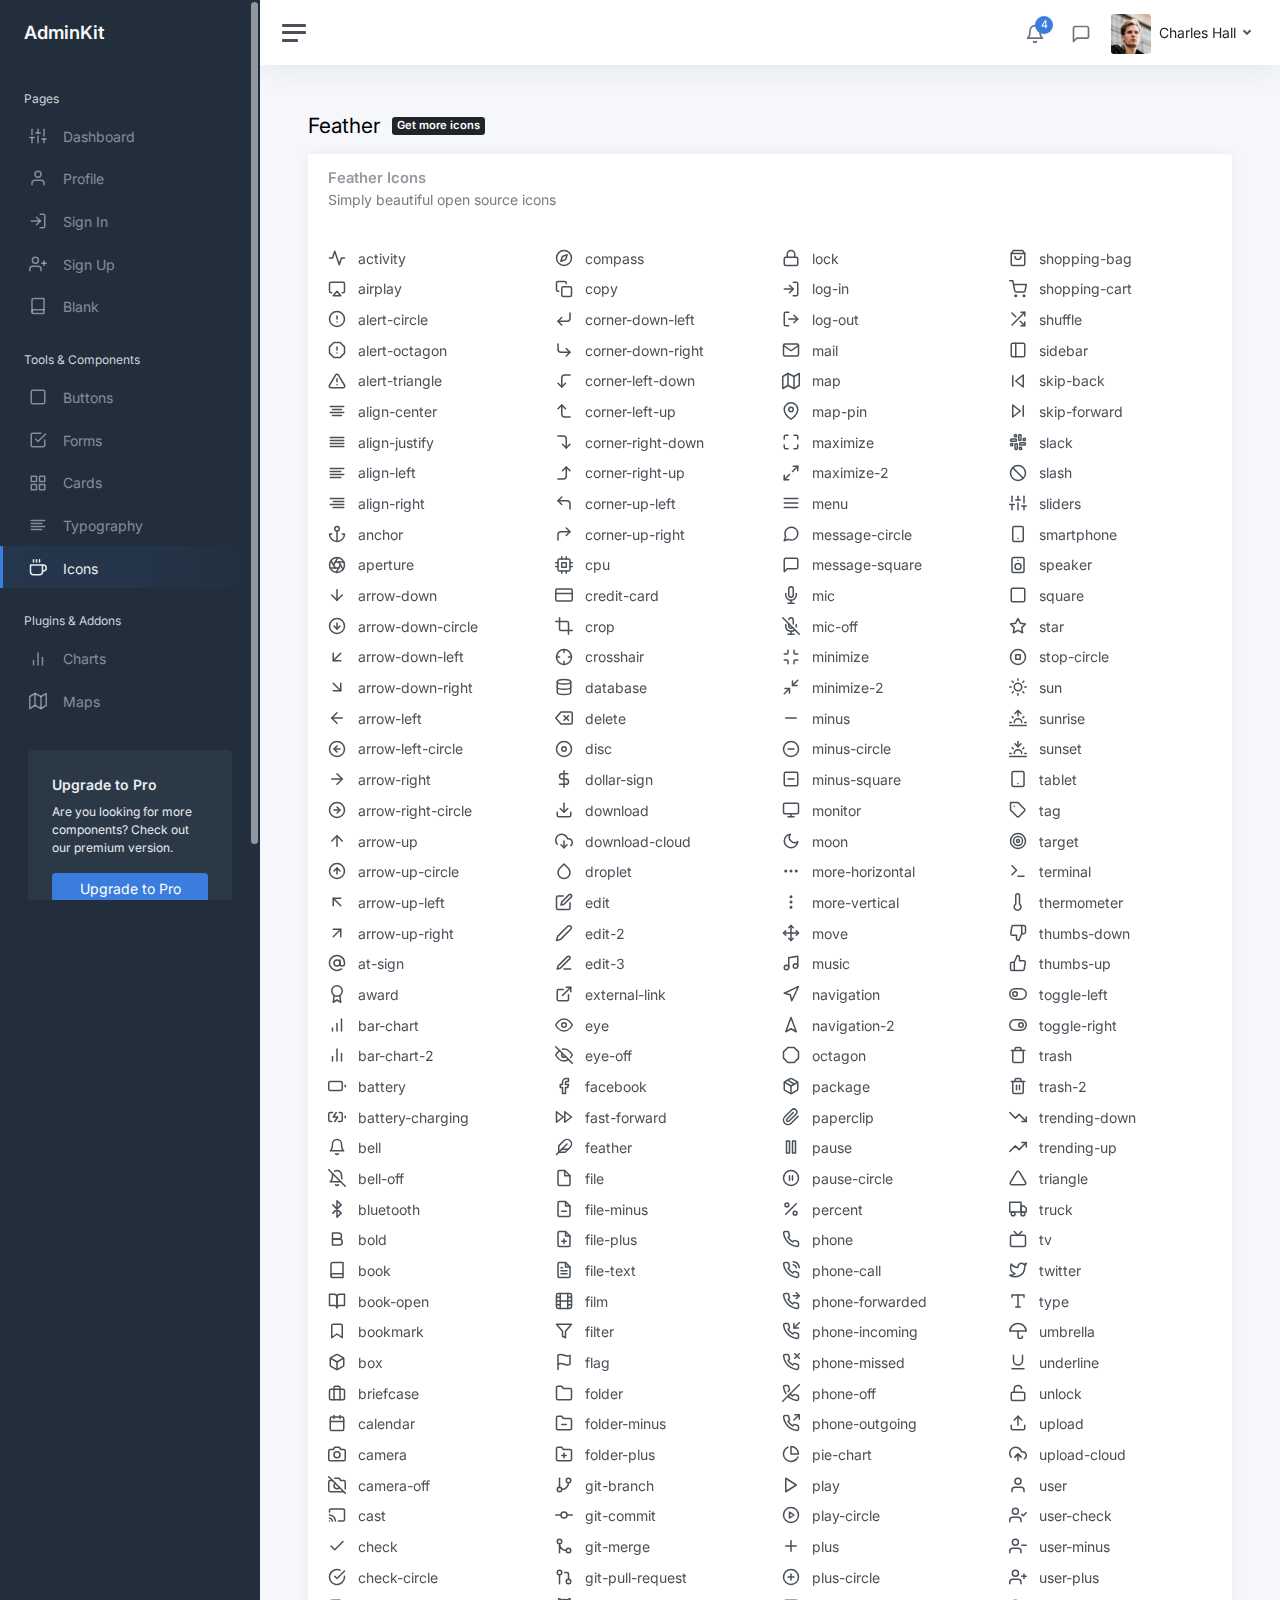
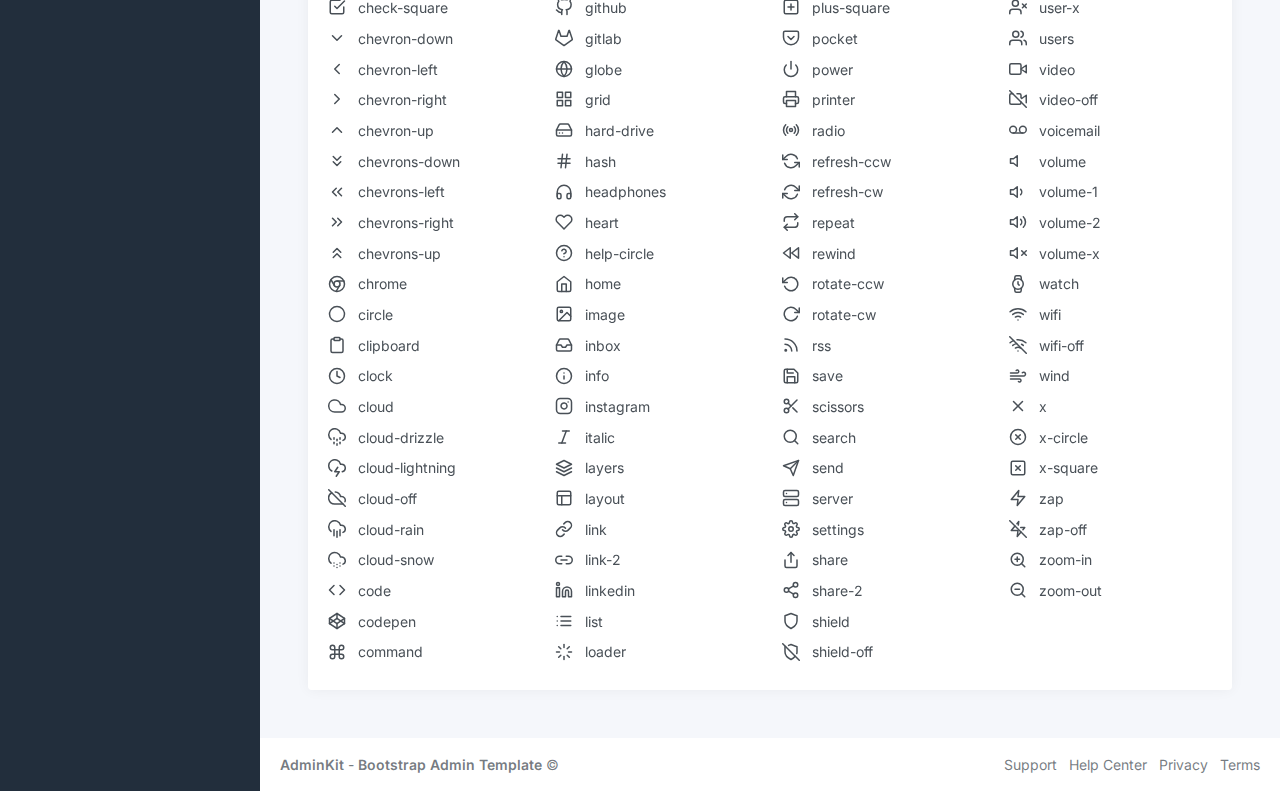
<file: Wisata_Surabaya/adminkit-main/static/icons-feather.html>
<!DOCTYPE html>
<html lang="en">

<head>
	<meta charset="utf-8">
	<meta http-equiv="X-UA-Compatible" content="IE=edge">
	<meta name="viewport" content="width=device-width, initial-scale=1, shrink-to-fit=no">
	<meta name="description" content="Responsive Admin &amp; Dashboard Template based on Bootstrap 5">
	<meta name="author" content="AdminKit">
	<meta name="keywords" content="adminkit, bootstrap, bootstrap 5, admin, dashboard, template, responsive, css, sass, html, theme, front-end, ui kit, web">

	<link rel="preconnect" href="https://fonts.gstatic.com">
	<link rel="shortcut icon" href="img/icons/icon-48x48.png" />

	<link rel="canonical" href="https://demo-basic.adminkit.io/icons-feather.html" />

	<title>Feather | AdminKit Demo</title>

	<link href="css/app.css" rel="stylesheet">
	<link href="https://fonts.googleapis.com/css2?family=Inter:wght@300;400;600&display=swap" rel="stylesheet">
</head>

<body>
	<div class="wrapper">
		<nav id="sidebar" class="sidebar js-sidebar">
			<div class="sidebar-content js-simplebar">
				<a class="sidebar-brand" href="index.html">
          <span class="align-middle">AdminKit</span>
        </a>

				<ul class="sidebar-nav">
					<li class="sidebar-header">
						Pages
					</li>

					<li class="sidebar-item">
						<a class="sidebar-link" href="index.html">
              <i class="align-middle" data-feather="sliders"></i> <span class="align-middle">Dashboard</span>
            </a>
					</li>

					<li class="sidebar-item">
						<a class="sidebar-link" href="pages-profile.html">
              <i class="align-middle" data-feather="user"></i> <span class="align-middle">Profile</span>
            </a>
					</li>

					<li class="sidebar-item">
						<a class="sidebar-link" href="pages-sign-in.html">
              <i class="align-middle" data-feather="log-in"></i> <span class="align-middle">Sign In</span>
            </a>
					</li>

					<li class="sidebar-item">
						<a class="sidebar-link" href="pages-sign-up.html">
              <i class="align-middle" data-feather="user-plus"></i> <span class="align-middle">Sign Up</span>
            </a>
					</li>

					<li class="sidebar-item">
						<a class="sidebar-link" href="pages-blank.html">
              <i class="align-middle" data-feather="book"></i> <span class="align-middle">Blank</span>
            </a>
					</li>

					<li class="sidebar-header">
						Tools & Components
					</li>

					<li class="sidebar-item">
						<a class="sidebar-link" href="ui-buttons.html">
              <i class="align-middle" data-feather="square"></i> <span class="align-middle">Buttons</span>
            </a>
					</li>

					<li class="sidebar-item">
						<a class="sidebar-link" href="ui-forms.html">
              <i class="align-middle" data-feather="check-square"></i> <span class="align-middle">Forms</span>
            </a>
					</li>

					<li class="sidebar-item">
						<a class="sidebar-link" href="ui-cards.html">
              <i class="align-middle" data-feather="grid"></i> <span class="align-middle">Cards</span>
            </a>
					</li>

					<li class="sidebar-item">
						<a class="sidebar-link" href="ui-typography.html">
              <i class="align-middle" data-feather="align-left"></i> <span class="align-middle">Typography</span>
            </a>
					</li>

					<li class="sidebar-item active">
						<a class="sidebar-link" href="icons-feather.html">
              <i class="align-middle" data-feather="coffee"></i> <span class="align-middle">Icons</span>
            </a>
					</li>

					<li class="sidebar-header">
						Plugins & Addons
					</li>

					<li class="sidebar-item">
						<a class="sidebar-link" href="charts-chartjs.html">
              <i class="align-middle" data-feather="bar-chart-2"></i> <span class="align-middle">Charts</span>
            </a>
					</li>

					<li class="sidebar-item">
						<a class="sidebar-link" href="maps-google.html">
              <i class="align-middle" data-feather="map"></i> <span class="align-middle">Maps</span>
            </a>
					</li>
				</ul>

				<div class="sidebar-cta">
					<div class="sidebar-cta-content">
						<strong class="d-inline-block mb-2">Upgrade to Pro</strong>
						<div class="mb-3 text-sm">
							Are you looking for more components? Check out our premium version.
						</div>
						<div class="d-grid">
							<a href="upgrade-to-pro.html" class="btn btn-primary">Upgrade to Pro</a>
						</div>
					</div>
				</div>
			</div>
		</nav>

		<div class="main">
			<nav class="navbar navbar-expand navbar-light navbar-bg">
				<a class="sidebar-toggle js-sidebar-toggle">
          <i class="hamburger align-self-center"></i>
        </a>

				<div class="navbar-collapse collapse">
					<ul class="navbar-nav navbar-align">
						<li class="nav-item dropdown">
							<a class="nav-icon dropdown-toggle" href="#" id="alertsDropdown" data-bs-toggle="dropdown">
								<div class="position-relative">
									<i class="align-middle" data-feather="bell"></i>
									<span class="indicator">4</span>
								</div>
							</a>
							<div class="dropdown-menu dropdown-menu-lg dropdown-menu-end py-0" aria-labelledby="alertsDropdown">
								<div class="dropdown-menu-header">
									4 New Notifications
								</div>
								<div class="list-group">
									<a href="#" class="list-group-item">
										<div class="row g-0 align-items-center">
											<div class="col-2">
												<i class="text-danger" data-feather="alert-circle"></i>
											</div>
											<div class="col-10">
												<div class="text-dark">Update completed</div>
												<div class="text-muted small mt-1">Restart server 12 to complete the update.</div>
												<div class="text-muted small mt-1">30m ago</div>
											</div>
										</div>
									</a>
									<a href="#" class="list-group-item">
										<div class="row g-0 align-items-center">
											<div class="col-2">
												<i class="text-warning" data-feather="bell"></i>
											</div>
											<div class="col-10">
												<div class="text-dark">Lorem ipsum</div>
												<div class="text-muted small mt-1">Aliquam ex eros, imperdiet vulputate hendrerit et.</div>
												<div class="text-muted small mt-1">2h ago</div>
											</div>
										</div>
									</a>
									<a href="#" class="list-group-item">
										<div class="row g-0 align-items-center">
											<div class="col-2">
												<i class="text-primary" data-feather="home"></i>
											</div>
											<div class="col-10">
												<div class="text-dark">Login from 192.186.1.8</div>
												<div class="text-muted small mt-1">5h ago</div>
											</div>
										</div>
									</a>
									<a href="#" class="list-group-item">
										<div class="row g-0 align-items-center">
											<div class="col-2">
												<i class="text-success" data-feather="user-plus"></i>
											</div>
											<div class="col-10">
												<div class="text-dark">New connection</div>
												<div class="text-muted small mt-1">Christina accepted your request.</div>
												<div class="text-muted small mt-1">14h ago</div>
											</div>
										</div>
									</a>
								</div>
								<div class="dropdown-menu-footer">
									<a href="#" class="text-muted">Show all notifications</a>
								</div>
							</div>
						</li>
						<li class="nav-item dropdown">
							<a class="nav-icon dropdown-toggle" href="#" id="messagesDropdown" data-bs-toggle="dropdown">
								<div class="position-relative">
									<i class="align-middle" data-feather="message-square"></i>
								</div>
							</a>
							<div class="dropdown-menu dropdown-menu-lg dropdown-menu-end py-0" aria-labelledby="messagesDropdown">
								<div class="dropdown-menu-header">
									<div class="position-relative">
										4 New Messages
									</div>
								</div>
								<div class="list-group">
									<a href="#" class="list-group-item">
										<div class="row g-0 align-items-center">
											<div class="col-2">
												<img src="img/avatars/avatar-5.jpg" class="avatar img-fluid rounded-circle" alt="Vanessa Tucker">
											</div>
											<div class="col-10 ps-2">
												<div class="text-dark">Vanessa Tucker</div>
												<div class="text-muted small mt-1">Nam pretium turpis et arcu. Duis arcu tortor.</div>
												<div class="text-muted small mt-1">15m ago</div>
											</div>
										</div>
									</a>
									<a href="#" class="list-group-item">
										<div class="row g-0 align-items-center">
											<div class="col-2">
												<img src="img/avatars/avatar-2.jpg" class="avatar img-fluid rounded-circle" alt="William Harris">
											</div>
											<div class="col-10 ps-2">
												<div class="text-dark">William Harris</div>
												<div class="text-muted small mt-1">Curabitur ligula sapien euismod vitae.</div>
												<div class="text-muted small mt-1">2h ago</div>
											</div>
										</div>
									</a>
									<a href="#" class="list-group-item">
										<div class="row g-0 align-items-center">
											<div class="col-2">
												<img src="img/avatars/avatar-4.jpg" class="avatar img-fluid rounded-circle" alt="Christina Mason">
											</div>
											<div class="col-10 ps-2">
												<div class="text-dark">Christina Mason</div>
												<div class="text-muted small mt-1">Pellentesque auctor neque nec urna.</div>
												<div class="text-muted small mt-1">4h ago</div>
											</div>
										</div>
									</a>
									<a href="#" class="list-group-item">
										<div class="row g-0 align-items-center">
											<div class="col-2">
												<img src="img/avatars/avatar-3.jpg" class="avatar img-fluid rounded-circle" alt="Sharon Lessman">
											</div>
											<div class="col-10 ps-2">
												<div class="text-dark">Sharon Lessman</div>
												<div class="text-muted small mt-1">Aenean tellus metus, bibendum sed, posuere ac, mattis non.</div>
												<div class="text-muted small mt-1">5h ago</div>
											</div>
										</div>
									</a>
								</div>
								<div class="dropdown-menu-footer">
									<a href="#" class="text-muted">Show all messages</a>
								</div>
							</div>
						</li>
						<li class="nav-item dropdown">
							<a class="nav-icon dropdown-toggle d-inline-block d-sm-none" href="#" data-bs-toggle="dropdown">
                <i class="align-middle" data-feather="settings"></i>
              </a>

							<a class="nav-link dropdown-toggle d-none d-sm-inline-block" href="#" data-bs-toggle="dropdown">
                <img src="img/avatars/avatar.jpg" class="avatar img-fluid rounded me-1" alt="Charles Hall" /> <span class="text-dark">Charles Hall</span>
              </a>
							<div class="dropdown-menu dropdown-menu-end">
								<a class="dropdown-item" href="pages-profile.html"><i class="align-middle me-1" data-feather="user"></i> Profile</a>
								<a class="dropdown-item" href="#"><i class="align-middle me-1" data-feather="pie-chart"></i> Analytics</a>
								<div class="dropdown-divider"></div>
								<a class="dropdown-item" href="index.html"><i class="align-middle me-1" data-feather="settings"></i> Settings & Privacy</a>
								<a class="dropdown-item" href="#"><i class="align-middle me-1" data-feather="help-circle"></i> Help Center</a>
								<div class="dropdown-divider"></div>
								<a class="dropdown-item" href="#">Log out</a>
							</div>
						</li>
					</ul>
				</div>
			</nav>

			<main class="content">
				<div class="container-fluid p-0">

					<div class="mb-3">
						<h1 class="h3 d-inline align-middle">Feather</h1>
						<a class="badge bg-dark text-white ms-2" href="upgrade-to-pro.html">
      Get more icons
  </a>
					</div>
					<div class="card">
						<div class="card-header">
							<h3 class="card-title">Feather Icons</h3>
							<h6 class="card-subtitle text-muted">Simply beautiful open source icons</h6>
						</div>
						<div class="card-body">
							<div class="row">
								<div class="col-12 col-md-6 col-lg-3">
									<div class="mb-2">
										<i class="align-middle me-2" data-feather="activity"></i> <span class="align-middle">activity</span>
									</div>
									<div class="mb-2">
										<i class="align-middle me-2" data-feather="airplay"></i> <span class="align-middle">airplay</span>
									</div>
									<div class="mb-2">
										<i class="align-middle me-2" data-feather="alert-circle"></i> <span class="align-middle">alert-circle</span>
									</div>
									<div class="mb-2">
										<i class="align-middle me-2" data-feather="alert-octagon"></i> <span class="align-middle">alert-octagon</span>
									</div>
									<div class="mb-2">
										<i class="align-middle me-2" data-feather="alert-triangle"></i> <span class="align-middle">alert-triangle</span>
									</div>
									<div class="mb-2">
										<i class="align-middle me-2" data-feather="align-center"></i> <span class="align-middle">align-center</span>
									</div>
									<div class="mb-2">
										<i class="align-middle me-2" data-feather="align-justify"></i> <span class="align-middle">align-justify</span>
									</div>
									<div class="mb-2">
										<i class="align-middle me-2" data-feather="align-left"></i> <span class="align-middle">align-left</span>
									</div>
									<div class="mb-2">
										<i class="align-middle me-2" data-feather="align-right"></i> <span class="align-middle">align-right</span>
									</div>
									<div class="mb-2">
										<i class="align-middle me-2" data-feather="anchor"></i> <span class="align-middle">anchor</span>
									</div>
									<div class="mb-2">
										<i class="align-middle me-2" data-feather="aperture"></i> <span class="align-middle">aperture</span>
									</div>
									<div class="mb-2">
										<i class="align-middle me-2" data-feather="arrow-down"></i> <span class="align-middle">arrow-down</span>
									</div>
									<div class="mb-2">
										<i class="align-middle me-2" data-feather="arrow-down-circle"></i> <span class="align-middle">arrow-down-circle</span>
									</div>
									<div class="mb-2">
										<i class="align-middle me-2" data-feather="arrow-down-left"></i> <span class="align-middle">arrow-down-left</span>
									</div>
									<div class="mb-2">
										<i class="align-middle me-2" data-feather="arrow-down-right"></i> <span class="align-middle">arrow-down-right</span>
									</div>
									<div class="mb-2">
										<i class="align-middle me-2" data-feather="arrow-left"></i> <span class="align-middle">arrow-left</span>
									</div>
									<div class="mb-2">
										<i class="align-middle me-2" data-feather="arrow-left-circle"></i> <span class="align-middle">arrow-left-circle</span>
									</div>
									<div class="mb-2">
										<i class="align-middle me-2" data-feather="arrow-right"></i> <span class="align-middle">arrow-right</span>
									</div>
									<div class="mb-2">
										<i class="align-middle me-2" data-feather="arrow-right-circle"></i> <span class="align-middle">arrow-right-circle</span>
									</div>
									<div class="mb-2">
										<i class="align-middle me-2" data-feather="arrow-up"></i> <span class="align-middle">arrow-up</span>
									</div>
									<div class="mb-2">
										<i class="align-middle me-2" data-feather="arrow-up-circle"></i> <span class="align-middle">arrow-up-circle</span>
									</div>
									<div class="mb-2">
										<i class="align-middle me-2" data-feather="arrow-up-left"></i> <span class="align-middle">arrow-up-left</span>
									</div>
									<div class="mb-2">
										<i class="align-middle me-2" data-feather="arrow-up-right"></i> <span class="align-middle">arrow-up-right</span>
									</div>
									<div class="mb-2">
										<i class="align-middle me-2" data-feather="at-sign"></i> <span class="align-middle">at-sign</span>
									</div>
									<div class="mb-2">
										<i class="align-middle me-2" data-feather="award"></i> <span class="align-middle">award</span>
									</div>
									<div class="mb-2">
										<i class="align-middle me-2" data-feather="bar-chart"></i> <span class="align-middle">bar-chart</span>
									</div>
									<div class="mb-2">
										<i class="align-middle me-2" data-feather="bar-chart-2"></i> <span class="align-middle">bar-chart-2</span>
									</div>
									<div class="mb-2">
										<i class="align-middle me-2" data-feather="battery"></i> <span class="align-middle">battery</span>
									</div>
									<div class="mb-2">
										<i class="align-middle me-2" data-feather="battery-charging"></i> <span class="align-middle">battery-charging</span>
									</div>
									<div class="mb-2">
										<i class="align-middle me-2" data-feather="bell"></i> <span class="align-middle">bell</span>
									</div>
									<div class="mb-2">
										<i class="align-middle me-2" data-feather="bell-off"></i> <span class="align-middle">bell-off</span>
									</div>
									<div class="mb-2">
										<i class="align-middle me-2" data-feather="bluetooth"></i> <span class="align-middle">bluetooth</span>
									</div>
									<div class="mb-2">
										<i class="align-middle me-2" data-feather="bold"></i> <span class="align-middle">bold</span>
									</div>
									<div class="mb-2">
										<i class="align-middle me-2" data-feather="book"></i> <span class="align-middle">book</span>
									</div>
									<div class="mb-2">
										<i class="align-middle me-2" data-feather="book-open"></i> <span class="align-middle">book-open</span>
									</div>
									<div class="mb-2">
										<i class="align-middle me-2" data-feather="bookmark"></i> <span class="align-middle">bookmark</span>
									</div>
									<div class="mb-2">
										<i class="align-middle me-2" data-feather="box"></i> <span class="align-middle">box</span>
									</div>
									<div class="mb-2">
										<i class="align-middle me-2" data-feather="briefcase"></i> <span class="align-middle">briefcase</span>
									</div>
									<div class="mb-2">
										<i class="align-middle me-2" data-feather="calendar"></i> <span class="align-middle">calendar</span>
									</div>
									<div class="mb-2">
										<i class="align-middle me-2" data-feather="camera"></i> <span class="align-middle">camera</span>
									</div>
									<div class="mb-2">
										<i class="align-middle me-2" data-feather="camera-off"></i> <span class="align-middle">camera-off</span>
									</div>
									<div class="mb-2">
										<i class="align-middle me-2" data-feather="cast"></i> <span class="align-middle">cast</span>
									</div>
									<div class="mb-2">
										<i class="align-middle me-2" data-feather="check"></i> <span class="align-middle">check</span>
									</div>
									<div class="mb-2">
										<i class="align-middle me-2" data-feather="check-circle"></i> <span class="align-middle">check-circle</span>
									</div>
									<div class="mb-2">
										<i class="align-middle me-2" data-feather="check-square"></i> <span class="align-middle">check-square</span>
									</div>
									<div class="mb-2">
										<i class="align-middle me-2" data-feather="chevron-down"></i> <span class="align-middle">chevron-down</span>
									</div>
									<div class="mb-2">
										<i class="align-middle me-2" data-feather="chevron-left"></i> <span class="align-middle">chevron-left</span>
									</div>
									<div class="mb-2">
										<i class="align-middle me-2" data-feather="chevron-right"></i> <span class="align-middle">chevron-right</span>
									</div>
									<div class="mb-2">
										<i class="align-middle me-2" data-feather="chevron-up"></i> <span class="align-middle">chevron-up</span>
									</div>
									<div class="mb-2">
										<i class="align-middle me-2" data-feather="chevrons-down"></i> <span class="align-middle">chevrons-down</span>
									</div>
									<div class="mb-2">
										<i class="align-middle me-2" data-feather="chevrons-left"></i> <span class="align-middle">chevrons-left</span>
									</div>
									<div class="mb-2">
										<i class="align-middle me-2" data-feather="chevrons-right"></i> <span class="align-middle">chevrons-right</span>
									</div>
									<div class="mb-2">
										<i class="align-middle me-2" data-feather="chevrons-up"></i> <span class="align-middle">chevrons-up</span>
									</div>
									<div class="mb-2">
										<i class="align-middle me-2" data-feather="chrome"></i> <span class="align-middle">chrome</span>
									</div>
									<div class="mb-2">
										<i class="align-middle me-2" data-feather="circle"></i> <span class="align-middle">circle</span>
									</div>
									<div class="mb-2">
										<i class="align-middle me-2" data-feather="clipboard"></i> <span class="align-middle">clipboard</span>
									</div>
									<div class="mb-2">
										<i class="align-middle me-2" data-feather="clock"></i> <span class="align-middle">clock</span>
									</div>
									<div class="mb-2">
										<i class="align-middle me-2" data-feather="cloud"></i> <span class="align-middle">cloud</span>
									</div>
									<div class="mb-2">
										<i class="align-middle me-2" data-feather="cloud-drizzle"></i> <span class="align-middle">cloud-drizzle</span>
									</div>
									<div class="mb-2">
										<i class="align-middle me-2" data-feather="cloud-lightning"></i> <span class="align-middle">cloud-lightning</span>
									</div>
									<div class="mb-2">
										<i class="align-middle me-2" data-feather="cloud-off"></i> <span class="align-middle">cloud-off</span>
									</div>
									<div class="mb-2">
										<i class="align-middle me-2" data-feather="cloud-rain"></i> <span class="align-middle">cloud-rain</span>
									</div>
									<div class="mb-2">
										<i class="align-middle me-2" data-feather="cloud-snow"></i> <span class="align-middle">cloud-snow</span>
									</div>
									<div class="mb-2">
										<i class="align-middle me-2" data-feather="code"></i> <span class="align-middle">code</span>
									</div>
									<div class="mb-2">
										<i class="align-middle me-2" data-feather="codepen"></i> <span class="align-middle">codepen</span>
									</div>
									<div class="mb-2">
										<i class="align-middle me-2" data-feather="command"></i> <span class="align-middle">command</span>
									</div>
								</div>
								<div class="col-12 col-md-6 col-lg-3">
									<div class="mb-2">
										<i class="align-middle me-2" data-feather="compass"></i> <span class="align-middle">compass</span>
									</div>
									<div class="mb-2">
										<i class="align-middle me-2" data-feather="copy"></i> <span class="align-middle">copy</span>
									</div>
									<div class="mb-2">
										<i class="align-middle me-2" data-feather="corner-down-left"></i> <span class="align-middle">corner-down-left</span>
									</div>
									<div class="mb-2">
										<i class="align-middle me-2" data-feather="corner-down-right"></i> <span class="align-middle">corner-down-right</span>
									</div>
									<div class="mb-2">
										<i class="align-middle me-2" data-feather="corner-left-down"></i> <span class="align-middle">corner-left-down</span>
									</div>
									<div class="mb-2">
										<i class="align-middle me-2" data-feather="corner-left-up"></i> <span class="align-middle">corner-left-up</span>
									</div>
									<div class="mb-2">
										<i class="align-middle me-2" data-feather="corner-right-down"></i> <span class="align-middle">corner-right-down</span>
									</div>
									<div class="mb-2">
										<i class="align-middle me-2" data-feather="corner-right-up"></i> <span class="align-middle">corner-right-up</span>
									</div>
									<div class="mb-2">
										<i class="align-middle me-2" data-feather="corner-up-left"></i> <span class="align-middle">corner-up-left</span>
									</div>
									<div class="mb-2">
										<i class="align-middle me-2" data-feather="corner-up-right"></i> <span class="align-middle">corner-up-right</span>
									</div>
									<div class="mb-2">
										<i class="align-middle me-2" data-feather="cpu"></i> <span class="align-middle">cpu</span>
									</div>
									<div class="mb-2">
										<i class="align-middle me-2" data-feather="credit-card"></i> <span class="align-middle">credit-card</span>
									</div>
									<div class="mb-2">
										<i class="align-middle me-2" data-feather="crop"></i> <span class="align-middle">crop</span>
									</div>
									<div class="mb-2">
										<i class="align-middle me-2" data-feather="crosshair"></i> <span class="align-middle">crosshair</span>
									</div>
									<div class="mb-2">
										<i class="align-middle me-2" data-feather="database"></i> <span class="align-middle">database</span>
									</div>
									<div class="mb-2">
										<i class="align-middle me-2" data-feather="delete"></i> <span class="align-middle">delete</span>
									</div>
									<div class="mb-2">
										<i class="align-middle me-2" data-feather="disc"></i> <span class="align-middle">disc</span>
									</div>
									<div class="mb-2">
										<i class="align-middle me-2" data-feather="dollar-sign"></i> <span class="align-middle">dollar-sign</span>
									</div>
									<div class="mb-2">
										<i class="align-middle me-2" data-feather="download"></i> <span class="align-middle">download</span>
									</div>
									<div class="mb-2">
										<i class="align-middle me-2" data-feather="download-cloud"></i> <span class="align-middle">download-cloud</span>
									</div>
									<div class="mb-2">
										<i class="align-middle me-2" data-feather="droplet"></i> <span class="align-middle">droplet</span>
									</div>
									<div class="mb-2">
										<i class="align-middle me-2" data-feather="edit"></i> <span class="align-middle">edit</span>
									</div>
									<div class="mb-2">
										<i class="align-middle me-2" data-feather="edit-2"></i> <span class="align-middle">edit-2</span>
									</div>
									<div class="mb-2">
										<i class="align-middle me-2" data-feather="edit-3"></i> <span class="align-middle">edit-3</span>
									</div>
									<div class="mb-2">
										<i class="align-middle me-2" data-feather="external-link"></i> <span class="align-middle">external-link</span>
									</div>
									<div class="mb-2">
										<i class="align-middle me-2" data-feather="eye"></i> <span class="align-middle">eye</span>
									</div>
									<div class="mb-2">
										<i class="align-middle me-2" data-feather="eye-off"></i> <span class="align-middle">eye-off</span>
									</div>
									<div class="mb-2">
										<i class="align-middle me-2" data-feather="facebook"></i> <span class="align-middle">facebook</span>
									</div>
									<div class="mb-2">
										<i class="align-middle me-2" data-feather="fast-forward"></i> <span class="align-middle">fast-forward</span>
									</div>
									<div class="mb-2">
										<i class="align-middle me-2" data-feather="feather"></i> <span class="align-middle">feather</span>
									</div>
									<div class="mb-2">
										<i class="align-middle me-2" data-feather="file"></i> <span class="align-middle">file</span>
									</div>
									<div class="mb-2">
										<i class="align-middle me-2" data-feather="file-minus"></i> <span class="align-middle">file-minus</span>
									</div>
									<div class="mb-2">
										<i class="align-middle me-2" data-feather="file-plus"></i> <span class="align-middle">file-plus</span>
									</div>
									<div class="mb-2">
										<i class="align-middle me-2" data-feather="file-text"></i> <span class="align-middle">file-text</span>
									</div>
									<div class="mb-2">
										<i class="align-middle me-2" data-feather="film"></i> <span class="align-middle">film</span>
									</div>
									<div class="mb-2">
										<i class="align-middle me-2" data-feather="filter"></i> <span class="align-middle">filter</span>
									</div>
									<div class="mb-2">
										<i class="align-middle me-2" data-feather="flag"></i> <span class="align-middle">flag</span>
									</div>
									<div class="mb-2">
										<i class="align-middle me-2" data-feather="folder"></i> <span class="align-middle">folder</span>
									</div>
									<div class="mb-2">
										<i class="align-middle me-2" data-feather="folder-minus"></i> <span class="align-middle">folder-minus</span>
									</div>
									<div class="mb-2">
										<i class="align-middle me-2" data-feather="folder-plus"></i> <span class="align-middle">folder-plus</span>
									</div>
									<div class="mb-2">
										<i class="align-middle me-2" data-feather="git-branch"></i> <span class="align-middle">git-branch</span>
									</div>
									<div class="mb-2">
										<i class="align-middle me-2" data-feather="git-commit"></i> <span class="align-middle">git-commit</span>
									</div>
									<div class="mb-2">
										<i class="align-middle me-2" data-feather="git-merge"></i> <span class="align-middle">git-merge</span>
									</div>
									<div class="mb-2">
										<i class="align-middle me-2" data-feather="git-pull-request"></i> <span class="align-middle">git-pull-request</span>
									</div>
									<div class="mb-2">
										<i class="align-middle me-2" data-feather="github"></i> <span class="align-middle">github</span>
									</div>
									<div class="mb-2">
										<i class="align-middle me-2" data-feather="gitlab"></i> <span class="align-middle">gitlab</span>
									</div>
									<div class="mb-2">
										<i class="align-middle me-2" data-feather="globe"></i> <span class="align-middle">globe</span>
									</div>
									<div class="mb-2">
										<i class="align-middle me-2" data-feather="grid"></i> <span class="align-middle">grid</span>
									</div>
									<div class="mb-2">
										<i class="align-middle me-2" data-feather="hard-drive"></i> <span class="align-middle">hard-drive</span>
									</div>
									<div class="mb-2">
										<i class="align-middle me-2" data-feather="hash"></i> <span class="align-middle">hash</span>
									</div>
									<div class="mb-2">
										<i class="align-middle me-2" data-feather="headphones"></i> <span class="align-middle">headphones</span>
									</div>
									<div class="mb-2">
										<i class="align-middle me-2" data-feather="heart"></i> <span class="align-middle">heart</span>
									</div>
									<div class="mb-2">
										<i class="align-middle me-2" data-feather="help-circle"></i> <span class="align-middle">help-circle</span>
									</div>
									<div class="mb-2">
										<i class="align-middle me-2" data-feather="home"></i> <span class="align-middle">home</span>
									</div>
									<div class="mb-2">
										<i class="align-middle me-2" data-feather="image"></i> <span class="align-middle">image</span>
									</div>
									<div class="mb-2">
										<i class="align-middle me-2" data-feather="inbox"></i> <span class="align-middle">inbox</span>
									</div>
									<div class="mb-2">
										<i class="align-middle me-2" data-feather="info"></i> <span class="align-middle">info</span>
									</div>
									<div class="mb-2">
										<i class="align-middle me-2" data-feather="instagram"></i> <span class="align-middle">instagram</span>
									</div>
									<div class="mb-2">
										<i class="align-middle me-2" data-feather="italic"></i> <span class="align-middle">italic</span>
									</div>
									<div class="mb-2">
										<i class="align-middle me-2" data-feather="layers"></i> <span class="align-middle">layers</span>
									</div>
									<div class="mb-2">
										<i class="align-middle me-2" data-feather="layout"></i> <span class="align-middle">layout</span>
									</div>
									<div class="mb-2">
										<i class="align-middle me-2" data-feather="link"></i> <span class="align-middle">link</span>
									</div>
									<div class="mb-2">
										<i class="align-middle me-2" data-feather="link-2"></i> <span class="align-middle">link-2</span>
									</div>
									<div class="mb-2">
										<i class="align-middle me-2" data-feather="linkedin"></i> <span class="align-middle">linkedin</span>
									</div>
									<div class="mb-2">
										<i class="align-middle me-2" data-feather="list"></i> <span class="align-middle">list</span>
									</div>
									<div class="mb-2">
										<i class="align-middle me-2" data-feather="loader"></i> <span class="align-middle">loader</span>
									</div>
								</div>
								<div class="col-12 col-md-6 col-lg-3">
									<div class="mb-2">
										<i class="align-middle me-2" data-feather="lock"></i> <span class="align-middle">lock</span>
									</div>
									<div class="mb-2">
										<i class="align-middle me-2" data-feather="log-in"></i> <span class="align-middle">log-in</span>
									</div>
									<div class="mb-2">
										<i class="align-middle me-2" data-feather="log-out"></i> <span class="align-middle">log-out</span>
									</div>
									<div class="mb-2">
										<i class="align-middle me-2" data-feather="mail"></i> <span class="align-middle">mail</span>
									</div>
									<div class="mb-2">
										<i class="align-middle me-2" data-feather="map"></i> <span class="align-middle">map</span>
									</div>
									<div class="mb-2">
										<i class="align-middle me-2" data-feather="map-pin"></i> <span class="align-middle">map-pin</span>
									</div>
									<div class="mb-2">
										<i class="align-middle me-2" data-feather="maximize"></i> <span class="align-middle">maximize</span>
									</div>
									<div class="mb-2">
										<i class="align-middle me-2" data-feather="maximize-2"></i> <span class="align-middle">maximize-2</span>
									</div>
									<div class="mb-2">
										<i class="align-middle me-2" data-feather="menu"></i> <span class="align-middle">menu</span>
									</div>
									<div class="mb-2">
										<i class="align-middle me-2" data-feather="message-circle"></i> <span class="align-middle">message-circle</span>
									</div>
									<div class="mb-2">
										<i class="align-middle me-2" data-feather="message-square"></i> <span class="align-middle">message-square</span>
									</div>
									<div class="mb-2">
										<i class="align-middle me-2" data-feather="mic"></i> <span class="align-middle">mic</span>
									</div>
									<div class="mb-2">
										<i class="align-middle me-2" data-feather="mic-off"></i> <span class="align-middle">mic-off</span>
									</div>
									<div class="mb-2">
										<i class="align-middle me-2" data-feather="minimize"></i> <span class="align-middle">minimize</span>
									</div>
									<div class="mb-2">
										<i class="align-middle me-2" data-feather="minimize-2"></i> <span class="align-middle">minimize-2</span>
									</div>
									<div class="mb-2">
										<i class="align-middle me-2" data-feather="minus"></i> <span class="align-middle">minus</span>
									</div>
									<div class="mb-2">
										<i class="align-middle me-2" data-feather="minus-circle"></i> <span class="align-middle">minus-circle</span>
									</div>
									<div class="mb-2">
										<i class="align-middle me-2" data-feather="minus-square"></i> <span class="align-middle">minus-square</span>
									</div>
									<div class="mb-2">
										<i class="align-middle me-2" data-feather="monitor"></i> <span class="align-middle">monitor</span>
									</div>
									<div class="mb-2">
										<i class="align-middle me-2" data-feather="moon"></i> <span class="align-middle">moon</span>
									</div>
									<div class="mb-2">
										<i class="align-middle me-2" data-feather="more-horizontal"></i> <span class="align-middle">more-horizontal</span>
									</div>
									<div class="mb-2">
										<i class="align-middle me-2" data-feather="more-vertical"></i> <span class="align-middle">more-vertical</span>
									</div>
									<div class="mb-2">
										<i class="align-middle me-2" data-feather="move"></i> <span class="align-middle">move</span>
									</div>
									<div class="mb-2">
										<i class="align-middle me-2" data-feather="music"></i> <span class="align-middle">music</span>
									</div>
									<div class="mb-2">
										<i class="align-middle me-2" data-feather="navigation"></i> <span class="align-middle">navigation</span>
									</div>
									<div class="mb-2">
										<i class="align-middle me-2" data-feather="navigation-2"></i> <span class="align-middle">navigation-2</span>
									</div>
									<div class="mb-2">
										<i class="align-middle me-2" data-feather="octagon"></i> <span class="align-middle">octagon</span>
									</div>
									<div class="mb-2">
										<i class="align-middle me-2" data-feather="package"></i> <span class="align-middle">package</span>
									</div>
									<div class="mb-2">
										<i class="align-middle me-2" data-feather="paperclip"></i> <span class="align-middle">paperclip</span>
									</div>
									<div class="mb-2">
										<i class="align-middle me-2" data-feather="pause"></i> <span class="align-middle">pause</span>
									</div>
									<div class="mb-2">
										<i class="align-middle me-2" data-feather="pause-circle"></i> <span class="align-middle">pause-circle</span>
									</div>
									<div class="mb-2">
										<i class="align-middle me-2" data-feather="percent"></i> <span class="align-middle">percent</span>
									</div>
									<div class="mb-2">
										<i class="align-middle me-2" data-feather="phone"></i> <span class="align-middle">phone</span>
									</div>
									<div class="mb-2">
										<i class="align-middle me-2" data-feather="phone-call"></i> <span class="align-middle">phone-call</span>
									</div>
									<div class="mb-2">
										<i class="align-middle me-2" data-feather="phone-forwarded"></i> <span class="align-middle">phone-forwarded</span>
									</div>
									<div class="mb-2">
										<i class="align-middle me-2" data-feather="phone-incoming"></i> <span class="align-middle">phone-incoming</span>
									</div>
									<div class="mb-2">
										<i class="align-middle me-2" data-feather="phone-missed"></i> <span class="align-middle">phone-missed</span>
									</div>
									<div class="mb-2">
										<i class="align-middle me-2" data-feather="phone-off"></i> <span class="align-middle">phone-off</span>
									</div>
									<div class="mb-2">
										<i class="align-middle me-2" data-feather="phone-outgoing"></i> <span class="align-middle">phone-outgoing</span>
									</div>
									<div class="mb-2">
										<i class="align-middle me-2" data-feather="pie-chart"></i> <span class="align-middle">pie-chart</span>
									</div>
									<div class="mb-2">
										<i class="align-middle me-2" data-feather="play"></i> <span class="align-middle">play</span>
									</div>
									<div class="mb-2">
										<i class="align-middle me-2" data-feather="play-circle"></i> <span class="align-middle">play-circle</span>
									</div>
									<div class="mb-2">
										<i class="align-middle me-2" data-feather="plus"></i> <span class="align-middle">plus</span>
									</div>
									<div class="mb-2">
										<i class="align-middle me-2" data-feather="plus-circle"></i> <span class="align-middle">plus-circle</span>
									</div>
									<div class="mb-2">
										<i class="align-middle me-2" data-feather="plus-square"></i> <span class="align-middle">plus-square</span>
									</div>
									<div class="mb-2">
										<i class="align-middle me-2" data-feather="pocket"></i> <span class="align-middle">pocket</span>
									</div>
									<div class="mb-2">
										<i class="align-middle me-2" data-feather="power"></i> <span class="align-middle">power</span>
									</div>
									<div class="mb-2">
										<i class="align-middle me-2" data-feather="printer"></i> <span class="align-middle">printer</span>
									</div>
									<div class="mb-2">
										<i class="align-middle me-2" data-feather="radio"></i> <span class="align-middle">radio</span>
									</div>
									<div class="mb-2">
										<i class="align-middle me-2" data-feather="refresh-ccw"></i> <span class="align-middle">refresh-ccw</span>
									</div>
									<div class="mb-2">
										<i class="align-middle me-2" data-feather="refresh-cw"></i> <span class="align-middle">refresh-cw</span>
									</div>
									<div class="mb-2">
										<i class="align-middle me-2" data-feather="repeat"></i> <span class="align-middle">repeat</span>
									</div>
									<div class="mb-2">
										<i class="align-middle me-2" data-feather="rewind"></i> <span class="align-middle">rewind</span>
									</div>
									<div class="mb-2">
										<i class="align-middle me-2" data-feather="rotate-ccw"></i> <span class="align-middle">rotate-ccw</span>
									</div>
									<div class="mb-2">
										<i class="align-middle me-2" data-feather="rotate-cw"></i> <span class="align-middle">rotate-cw</span>
									</div>
									<div class="mb-2">
										<i class="align-middle me-2" data-feather="rss"></i> <span class="align-middle">rss</span>
									</div>
									<div class="mb-2">
										<i class="align-middle me-2" data-feather="save"></i> <span class="align-middle">save</span>
									</div>
									<div class="mb-2">
										<i class="align-middle me-2" data-feather="scissors"></i> <span class="align-middle">scissors</span>
									</div>
									<div class="mb-2">
										<i class="align-middle me-2" data-feather="search"></i> <span class="align-middle">search</span>
									</div>
									<div class="mb-2">
										<i class="align-middle me-2" data-feather="send"></i> <span class="align-middle">send</span>
									</div>
									<div class="mb-2">
										<i class="align-middle me-2" data-feather="server"></i> <span class="align-middle">server</span>
									</div>
									<div class="mb-2">
										<i class="align-middle me-2" data-feather="settings"></i> <span class="align-middle">settings</span>
									</div>
									<div class="mb-2">
										<i class="align-middle me-2" data-feather="share"></i> <span class="align-middle">share</span>
									</div>
									<div class="mb-2">
										<i class="align-middle me-2" data-feather="share-2"></i> <span class="align-middle">share-2</span>
									</div>
									<div class="mb-2">
										<i class="align-middle me-2" data-feather="shield"></i> <span class="align-middle">shield</span>
									</div>
									<div class="mb-2">
										<i class="align-middle me-2" data-feather="shield-off"></i> <span class="align-middle">shield-off</span>
									</div>
								</div>
								<div class="col-12 col-md-6 col-lg-3">
									<div class="mb-2">
										<i class="align-middle me-2" data-feather="shopping-bag"></i> <span class="align-middle">shopping-bag</span>
									</div>
									<div class="mb-2">
										<i class="align-middle me-2" data-feather="shopping-cart"></i> <span class="align-middle">shopping-cart</span>
									</div>
									<div class="mb-2">
										<i class="align-middle me-2" data-feather="shuffle"></i> <span class="align-middle">shuffle</span>
									</div>
									<div class="mb-2">
										<i class="align-middle me-2" data-feather="sidebar"></i> <span class="align-middle">sidebar</span>
									</div>
									<div class="mb-2">
										<i class="align-middle me-2" data-feather="skip-back"></i> <span class="align-middle">skip-back</span>
									</div>
									<div class="mb-2">
										<i class="align-middle me-2" data-feather="skip-forward"></i> <span class="align-middle">skip-forward</span>
									</div>
									<div class="mb-2">
										<i class="align-middle me-2" data-feather="slack"></i> <span class="align-middle">slack</span>
									</div>
									<div class="mb-2">
										<i class="align-middle me-2" data-feather="slash"></i> <span class="align-middle">slash</span>
									</div>
									<div class="mb-2">
										<i class="align-middle me-2" data-feather="sliders"></i> <span class="align-middle">sliders</span>
									</div>
									<div class="mb-2">
										<i class="align-middle me-2" data-feather="smartphone"></i> <span class="align-middle">smartphone</span>
									</div>
									<div class="mb-2">
										<i class="align-middle me-2" data-feather="speaker"></i> <span class="align-middle">speaker</span>
									</div>
									<div class="mb-2">
										<i class="align-middle me-2" data-feather="square"></i> <span class="align-middle">square</span>
									</div>
									<div class="mb-2">
										<i class="align-middle me-2" data-feather="star"></i> <span class="align-middle">star</span>
									</div>
									<div class="mb-2">
										<i class="align-middle me-2" data-feather="stop-circle"></i> <span class="align-middle">stop-circle</span>
									</div>
									<div class="mb-2">
										<i class="align-middle me-2" data-feather="sun"></i> <span class="align-middle">sun</span>
									</div>
									<div class="mb-2">
										<i class="align-middle me-2" data-feather="sunrise"></i> <span class="align-middle">sunrise</span>
									</div>
									<div class="mb-2">
										<i class="align-middle me-2" data-feather="sunset"></i> <span class="align-middle">sunset</span>
									</div>
									<div class="mb-2">
										<i class="align-middle me-2" data-feather="tablet"></i> <span class="align-middle">tablet</span>
									</div>
									<div class="mb-2">
										<i class="align-middle me-2" data-feather="tag"></i> <span class="align-middle">tag</span>
									</div>
									<div class="mb-2">
										<i class="align-middle me-2" data-feather="target"></i> <span class="align-middle">target</span>
									</div>
									<div class="mb-2">
										<i class="align-middle me-2" data-feather="terminal"></i> <span class="align-middle">terminal</span>
									</div>
									<div class="mb-2">
										<i class="align-middle me-2" data-feather="thermometer"></i> <span class="align-middle">thermometer</span>
									</div>
									<div class="mb-2">
										<i class="align-middle me-2" data-feather="thumbs-down"></i> <span class="align-middle">thumbs-down</span>
									</div>
									<div class="mb-2">
										<i class="align-middle me-2" data-feather="thumbs-up"></i> <span class="align-middle">thumbs-up</span>
									</div>
									<div class="mb-2">
										<i class="align-middle me-2" data-feather="toggle-left"></i> <span class="align-middle">toggle-left</span>
									</div>
									<div class="mb-2">
										<i class="align-middle me-2" data-feather="toggle-right"></i> <span class="align-middle">toggle-right</span>
									</div>
									<div class="mb-2">
										<i class="align-middle me-2" data-feather="trash"></i> <span class="align-middle">trash</span>
									</div>
									<div class="mb-2">
										<i class="align-middle me-2" data-feather="trash-2"></i> <span class="align-middle">trash-2</span>
									</div>
									<div class="mb-2">
										<i class="align-middle me-2" data-feather="trending-down"></i> <span class="align-middle">trending-down</span>
									</div>
									<div class="mb-2">
										<i class="align-middle me-2" data-feather="trending-up"></i> <span class="align-middle">trending-up</span>
									</div>
									<div class="mb-2">
										<i class="align-middle me-2" data-feather="triangle"></i> <span class="align-middle">triangle</span>
									</div>
									<div class="mb-2">
										<i class="align-middle me-2" data-feather="truck"></i> <span class="align-middle">truck</span>
									</div>
									<div class="mb-2">
										<i class="align-middle me-2" data-feather="tv"></i> <span class="align-middle">tv</span>
									</div>
									<div class="mb-2">
										<i class="align-middle me-2" data-feather="twitter"></i> <span class="align-middle">twitter</span>
									</div>
									<div class="mb-2">
										<i class="align-middle me-2" data-feather="type"></i> <span class="align-middle">type</span>
									</div>
									<div class="mb-2">
										<i class="align-middle me-2" data-feather="umbrella"></i> <span class="align-middle">umbrella</span>
									</div>
									<div class="mb-2">
										<i class="align-middle me-2" data-feather="underline"></i> <span class="align-middle">underline</span>
									</div>
									<div class="mb-2">
										<i class="align-middle me-2" data-feather="unlock"></i> <span class="align-middle">unlock</span>
									</div>
									<div class="mb-2">
										<i class="align-middle me-2" data-feather="upload"></i> <span class="align-middle">upload</span>
									</div>
									<div class="mb-2">
										<i class="align-middle me-2" data-feather="upload-cloud"></i> <span class="align-middle">upload-cloud</span>
									</div>
									<div class="mb-2">
										<i class="align-middle me-2" data-feather="user"></i> <span class="align-middle">user</span>
									</div>
									<div class="mb-2">
										<i class="align-middle me-2" data-feather="user-check"></i> <span class="align-middle">user-check</span>
									</div>
									<div class="mb-2">
										<i class="align-middle me-2" data-feather="user-minus"></i> <span class="align-middle">user-minus</span>
									</div>
									<div class="mb-2">
										<i class="align-middle me-2" data-feather="user-plus"></i> <span class="align-middle">user-plus</span>
									</div>
									<div class="mb-2">
										<i class="align-middle me-2" data-feather="user-x"></i> <span class="align-middle">user-x</span>
									</div>
									<div class="mb-2">
										<i class="align-middle me-2" data-feather="users"></i> <span class="align-middle">users</span>
									</div>
									<div class="mb-2">
										<i class="align-middle me-2" data-feather="video"></i> <span class="align-middle">video</span>
									</div>
									<div class="mb-2">
										<i class="align-middle me-2" data-feather="video-off"></i> <span class="align-middle">video-off</span>
									</div>
									<div class="mb-2">
										<i class="align-middle me-2" data-feather="voicemail"></i> <span class="align-middle">voicemail</span>
									</div>
									<div class="mb-2">
										<i class="align-middle me-2" data-feather="volume"></i> <span class="align-middle">volume</span>
									</div>
									<div class="mb-2">
										<i class="align-middle me-2" data-feather="volume-1"></i> <span class="align-middle">volume-1</span>
									</div>
									<div class="mb-2">
										<i class="align-middle me-2" data-feather="volume-2"></i> <span class="align-middle">volume-2</span>
									</div>
									<div class="mb-2">
										<i class="align-middle me-2" data-feather="volume-x"></i> <span class="align-middle">volume-x</span>
									</div>
									<div class="mb-2">
										<i class="align-middle me-2" data-feather="watch"></i> <span class="align-middle">watch</span>
									</div>
									<div class="mb-2">
										<i class="align-middle me-2" data-feather="wifi"></i> <span class="align-middle">wifi</span>
									</div>
									<div class="mb-2">
										<i class="align-middle me-2" data-feather="wifi-off"></i> <span class="align-middle">wifi-off</span>
									</div>
									<div class="mb-2">
										<i class="align-middle me-2" data-feather="wind"></i> <span class="align-middle">wind</span>
									</div>
									<div class="mb-2">
										<i class="align-middle me-2" data-feather="x"></i> <span class="align-middle">x</span>
									</div>
									<div class="mb-2">
										<i class="align-middle me-2" data-feather="x-circle"></i> <span class="align-middle">x-circle</span>
									</div>
									<div class="mb-2">
										<i class="align-middle me-2" data-feather="x-square"></i> <span class="align-middle">x-square</span>
									</div>
									<div class="mb-2">
										<i class="align-middle me-2" data-feather="zap"></i> <span class="align-middle">zap</span>
									</div>
									<div class="mb-2">
										<i class="align-middle me-2" data-feather="zap-off"></i> <span class="align-middle">zap-off</span>
									</div>
									<div class="mb-2">
										<i class="align-middle me-2" data-feather="zoom-in"></i> <span class="align-middle">zoom-in</span>
									</div>
									<div class="mb-2">
										<i class="align-middle me-2" data-feather="zoom-out"></i> <span class="align-middle">zoom-out</span>
									</div>
								</div>
							</div>
						</div>
					</div>

				</div>
			</main>

			<footer class="footer">
				<div class="container-fluid">
					<div class="row text-muted">
						<div class="col-6 text-start">
							<p class="mb-0">
								<a class="text-muted" href="https://adminkit.io/" target="_blank"><strong>AdminKit</strong></a> - <a class="text-muted" href="https://adminkit.io/" target="_blank"><strong>Bootstrap Admin Template</strong></a>								&copy;
							</p>
						</div>
						<div class="col-6 text-end">
							<ul class="list-inline">
								<li class="list-inline-item">
									<a class="text-muted" href="https://adminkit.io/" target="_blank">Support</a>
								</li>
								<li class="list-inline-item">
									<a class="text-muted" href="https://adminkit.io/" target="_blank">Help Center</a>
								</li>
								<li class="list-inline-item">
									<a class="text-muted" href="https://adminkit.io/" target="_blank">Privacy</a>
								</li>
								<li class="list-inline-item">
									<a class="text-muted" href="https://adminkit.io/" target="_blank">Terms</a>
								</li>
							</ul>
						</div>
					</div>
				</div>
			</footer>
		</div>
	</div>

	<script src="js/app.js"></script>

</body>

</html>
</file>
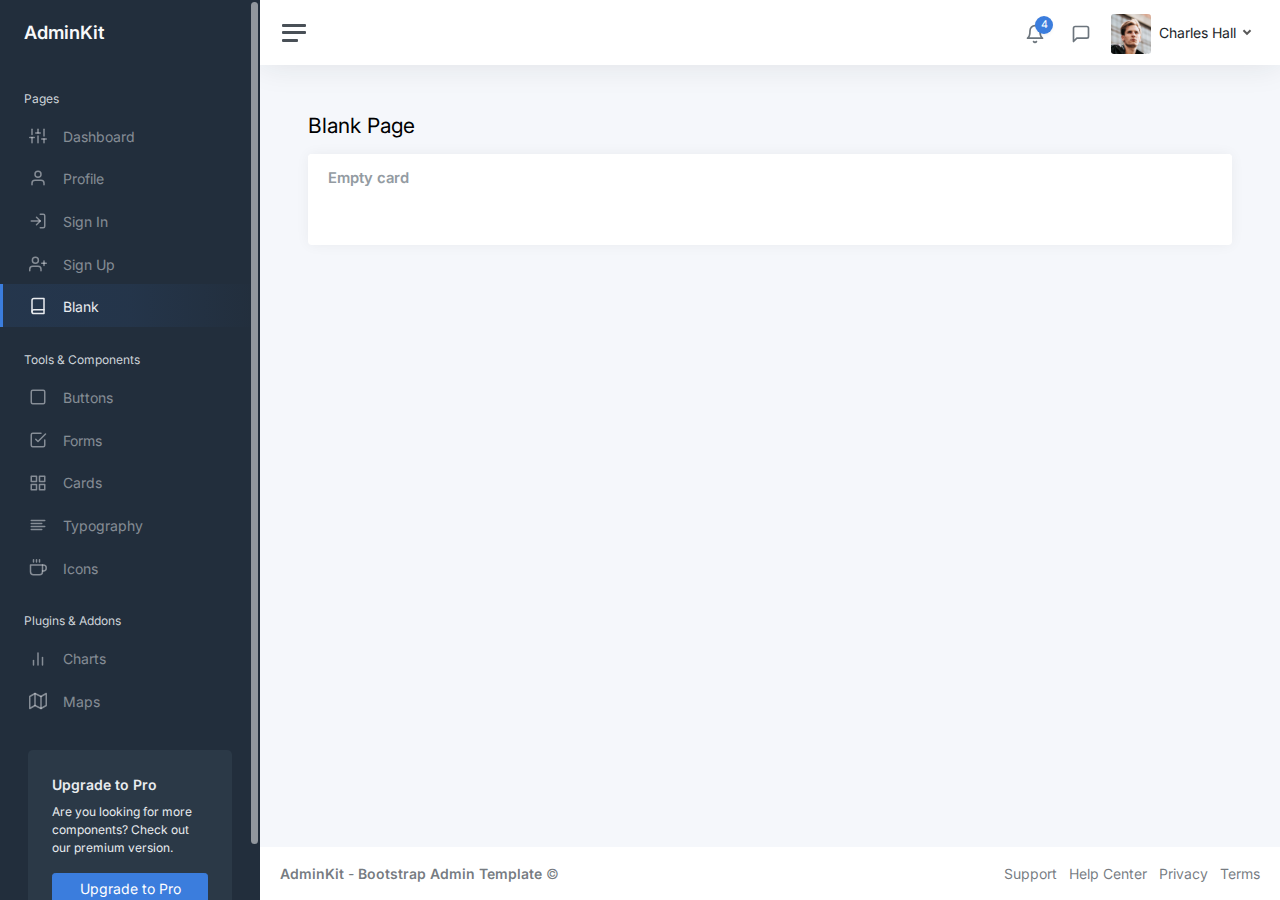
<file: Wisata_Surabaya/adminkit-main/static/pages-blank.html>
<!DOCTYPE html>
<html lang="en">

<head>
	<meta charset="utf-8">
	<meta http-equiv="X-UA-Compatible" content="IE=edge">
	<meta name="viewport" content="width=device-width, initial-scale=1, shrink-to-fit=no">
	<meta name="description" content="Responsive Admin &amp; Dashboard Template based on Bootstrap 5">
	<meta name="author" content="AdminKit">
	<meta name="keywords" content="adminkit, bootstrap, bootstrap 5, admin, dashboard, template, responsive, css, sass, html, theme, front-end, ui kit, web">

	<link rel="preconnect" href="https://fonts.gstatic.com">
	<link rel="shortcut icon" href="img/icons/icon-48x48.png" />

	<link rel="canonical" href="https://demo-basic.adminkit.io/pages-blank.html" />

	<title>Blank Page | AdminKit Demo</title>

	<link href="css/app.css" rel="stylesheet">
	<link href="https://fonts.googleapis.com/css2?family=Inter:wght@300;400;600&display=swap" rel="stylesheet">
</head>

<body>
	<div class="wrapper">
		<nav id="sidebar" class="sidebar js-sidebar">
			<div class="sidebar-content js-simplebar">
				<a class="sidebar-brand" href="index.html">
          <span class="align-middle">AdminKit</span>
        </a>

				<ul class="sidebar-nav">
					<li class="sidebar-header">
						Pages
					</li>

					<li class="sidebar-item">
						<a class="sidebar-link" href="index.html">
              <i class="align-middle" data-feather="sliders"></i> <span class="align-middle">Dashboard</span>
            </a>
					</li>

					<li class="sidebar-item">
						<a class="sidebar-link" href="pages-profile.html">
              <i class="align-middle" data-feather="user"></i> <span class="align-middle">Profile</span>
            </a>
					</li>

					<li class="sidebar-item">
						<a class="sidebar-link" href="pages-sign-in.html">
              <i class="align-middle" data-feather="log-in"></i> <span class="align-middle">Sign In</span>
            </a>
					</li>

					<li class="sidebar-item">
						<a class="sidebar-link" href="pages-sign-up.html">
              <i class="align-middle" data-feather="user-plus"></i> <span class="align-middle">Sign Up</span>
            </a>
					</li>

					<li class="sidebar-item active">
						<a class="sidebar-link" href="pages-blank.html">
              <i class="align-middle" data-feather="book"></i> <span class="align-middle">Blank</span>
            </a>
					</li>

					<li class="sidebar-header">
						Tools & Components
					</li>

					<li class="sidebar-item">
						<a class="sidebar-link" href="ui-buttons.html">
              <i class="align-middle" data-feather="square"></i> <span class="align-middle">Buttons</span>
            </a>
					</li>

					<li class="sidebar-item">
						<a class="sidebar-link" href="ui-forms.html">
              <i class="align-middle" data-feather="check-square"></i> <span class="align-middle">Forms</span>
            </a>
					</li>

					<li class="sidebar-item">
						<a class="sidebar-link" href="ui-cards.html">
              <i class="align-middle" data-feather="grid"></i> <span class="align-middle">Cards</span>
            </a>
					</li>

					<li class="sidebar-item">
						<a class="sidebar-link" href="ui-typography.html">
              <i class="align-middle" data-feather="align-left"></i> <span class="align-middle">Typography</span>
            </a>
					</li>

					<li class="sidebar-item">
						<a class="sidebar-link" href="icons-feather.html">
              <i class="align-middle" data-feather="coffee"></i> <span class="align-middle">Icons</span>
            </a>
					</li>

					<li class="sidebar-header">
						Plugins & Addons
					</li>

					<li class="sidebar-item">
						<a class="sidebar-link" href="charts-chartjs.html">
              <i class="align-middle" data-feather="bar-chart-2"></i> <span class="align-middle">Charts</span>
            </a>
					</li>

					<li class="sidebar-item">
						<a class="sidebar-link" href="maps-google.html">
              <i class="align-middle" data-feather="map"></i> <span class="align-middle">Maps</span>
            </a>
					</li>
				</ul>

				<div class="sidebar-cta">
					<div class="sidebar-cta-content">
						<strong class="d-inline-block mb-2">Upgrade to Pro</strong>
						<div class="mb-3 text-sm">
							Are you looking for more components? Check out our premium version.
						</div>
						<div class="d-grid">
							<a href="upgrade-to-pro.html" class="btn btn-primary">Upgrade to Pro</a>
						</div>
					</div>
				</div>
			</div>
		</nav>

		<div class="main">
			<nav class="navbar navbar-expand navbar-light navbar-bg">
				<a class="sidebar-toggle js-sidebar-toggle">
          <i class="hamburger align-self-center"></i>
        </a>

				<div class="navbar-collapse collapse">
					<ul class="navbar-nav navbar-align">
						<li class="nav-item dropdown">
							<a class="nav-icon dropdown-toggle" href="#" id="alertsDropdown" data-bs-toggle="dropdown">
								<div class="position-relative">
									<i class="align-middle" data-feather="bell"></i>
									<span class="indicator">4</span>
								</div>
							</a>
							<div class="dropdown-menu dropdown-menu-lg dropdown-menu-end py-0" aria-labelledby="alertsDropdown">
								<div class="dropdown-menu-header">
									4 New Notifications
								</div>
								<div class="list-group">
									<a href="#" class="list-group-item">
										<div class="row g-0 align-items-center">
											<div class="col-2">
												<i class="text-danger" data-feather="alert-circle"></i>
											</div>
											<div class="col-10">
												<div class="text-dark">Update completed</div>
												<div class="text-muted small mt-1">Restart server 12 to complete the update.</div>
												<div class="text-muted small mt-1">30m ago</div>
											</div>
										</div>
									</a>
									<a href="#" class="list-group-item">
										<div class="row g-0 align-items-center">
											<div class="col-2">
												<i class="text-warning" data-feather="bell"></i>
											</div>
											<div class="col-10">
												<div class="text-dark">Lorem ipsum</div>
												<div class="text-muted small mt-1">Aliquam ex eros, imperdiet vulputate hendrerit et.</div>
												<div class="text-muted small mt-1">2h ago</div>
											</div>
										</div>
									</a>
									<a href="#" class="list-group-item">
										<div class="row g-0 align-items-center">
											<div class="col-2">
												<i class="text-primary" data-feather="home"></i>
											</div>
											<div class="col-10">
												<div class="text-dark">Login from 192.186.1.8</div>
												<div class="text-muted small mt-1">5h ago</div>
											</div>
										</div>
									</a>
									<a href="#" class="list-group-item">
										<div class="row g-0 align-items-center">
											<div class="col-2">
												<i class="text-success" data-feather="user-plus"></i>
											</div>
											<div class="col-10">
												<div class="text-dark">New connection</div>
												<div class="text-muted small mt-1">Christina accepted your request.</div>
												<div class="text-muted small mt-1">14h ago</div>
											</div>
										</div>
									</a>
								</div>
								<div class="dropdown-menu-footer">
									<a href="#" class="text-muted">Show all notifications</a>
								</div>
							</div>
						</li>
						<li class="nav-item dropdown">
							<a class="nav-icon dropdown-toggle" href="#" id="messagesDropdown" data-bs-toggle="dropdown">
								<div class="position-relative">
									<i class="align-middle" data-feather="message-square"></i>
								</div>
							</a>
							<div class="dropdown-menu dropdown-menu-lg dropdown-menu-end py-0" aria-labelledby="messagesDropdown">
								<div class="dropdown-menu-header">
									<div class="position-relative">
										4 New Messages
									</div>
								</div>
								<div class="list-group">
									<a href="#" class="list-group-item">
										<div class="row g-0 align-items-center">
											<div class="col-2">
												<img src="img/avatars/avatar-5.jpg" class="avatar img-fluid rounded-circle" alt="Vanessa Tucker">
											</div>
											<div class="col-10 ps-2">
												<div class="text-dark">Vanessa Tucker</div>
												<div class="text-muted small mt-1">Nam pretium turpis et arcu. Duis arcu tortor.</div>
												<div class="text-muted small mt-1">15m ago</div>
											</div>
										</div>
									</a>
									<a href="#" class="list-group-item">
										<div class="row g-0 align-items-center">
											<div class="col-2">
												<img src="img/avatars/avatar-2.jpg" class="avatar img-fluid rounded-circle" alt="William Harris">
											</div>
											<div class="col-10 ps-2">
												<div class="text-dark">William Harris</div>
												<div class="text-muted small mt-1">Curabitur ligula sapien euismod vitae.</div>
												<div class="text-muted small mt-1">2h ago</div>
											</div>
										</div>
									</a>
									<a href="#" class="list-group-item">
										<div class="row g-0 align-items-center">
											<div class="col-2">
												<img src="img/avatars/avatar-4.jpg" class="avatar img-fluid rounded-circle" alt="Christina Mason">
											</div>
											<div class="col-10 ps-2">
												<div class="text-dark">Christina Mason</div>
												<div class="text-muted small mt-1">Pellentesque auctor neque nec urna.</div>
												<div class="text-muted small mt-1">4h ago</div>
											</div>
										</div>
									</a>
									<a href="#" class="list-group-item">
										<div class="row g-0 align-items-center">
											<div class="col-2">
												<img src="img/avatars/avatar-3.jpg" class="avatar img-fluid rounded-circle" alt="Sharon Lessman">
											</div>
											<div class="col-10 ps-2">
												<div class="text-dark">Sharon Lessman</div>
												<div class="text-muted small mt-1">Aenean tellus metus, bibendum sed, posuere ac, mattis non.</div>
												<div class="text-muted small mt-1">5h ago</div>
											</div>
										</div>
									</a>
								</div>
								<div class="dropdown-menu-footer">
									<a href="#" class="text-muted">Show all messages</a>
								</div>
							</div>
						</li>
						<li class="nav-item dropdown">
							<a class="nav-icon dropdown-toggle d-inline-block d-sm-none" href="#" data-bs-toggle="dropdown">
                <i class="align-middle" data-feather="settings"></i>
              </a>

							<a class="nav-link dropdown-toggle d-none d-sm-inline-block" href="#" data-bs-toggle="dropdown">
                <img src="img/avatars/avatar.jpg" class="avatar img-fluid rounded me-1" alt="Charles Hall" /> <span class="text-dark">Charles Hall</span>
              </a>
							<div class="dropdown-menu dropdown-menu-end">
								<a class="dropdown-item" href="pages-profile.html"><i class="align-middle me-1" data-feather="user"></i> Profile</a>
								<a class="dropdown-item" href="#"><i class="align-middle me-1" data-feather="pie-chart"></i> Analytics</a>
								<div class="dropdown-divider"></div>
								<a class="dropdown-item" href="index.html"><i class="align-middle me-1" data-feather="settings"></i> Settings & Privacy</a>
								<a class="dropdown-item" href="#"><i class="align-middle me-1" data-feather="help-circle"></i> Help Center</a>
								<div class="dropdown-divider"></div>
								<a class="dropdown-item" href="#">Log out</a>
							</div>
						</li>
					</ul>
				</div>
			</nav>

			<main class="content">
				<div class="container-fluid p-0">

					<h1 class="h3 mb-3">Blank Page</h1>

					<div class="row">
						<div class="col-12">
							<div class="card">
								<div class="card-header">
									<h5 class="card-title mb-0">Empty card</h5>
								</div>
								<div class="card-body">
								</div>
							</div>
						</div>
					</div>

				</div>
			</main>

			<footer class="footer">
				<div class="container-fluid">
					<div class="row text-muted">
						<div class="col-6 text-start">
							<p class="mb-0">
								<a class="text-muted" href="https://adminkit.io/" target="_blank"><strong>AdminKit</strong></a> - <a class="text-muted" href="https://adminkit.io/" target="_blank"><strong>Bootstrap Admin Template</strong></a>								&copy;
							</p>
						</div>
						<div class="col-6 text-end">
							<ul class="list-inline">
								<li class="list-inline-item">
									<a class="text-muted" href="https://adminkit.io/" target="_blank">Support</a>
								</li>
								<li class="list-inline-item">
									<a class="text-muted" href="https://adminkit.io/" target="_blank">Help Center</a>
								</li>
								<li class="list-inline-item">
									<a class="text-muted" href="https://adminkit.io/" target="_blank">Privacy</a>
								</li>
								<li class="list-inline-item">
									<a class="text-muted" href="https://adminkit.io/" target="_blank">Terms</a>
								</li>
							</ul>
						</div>
					</div>
				</div>
			</footer>
		</div>
	</div>

	<script src="js/app.js"></script>

</body>

</html>
</file>
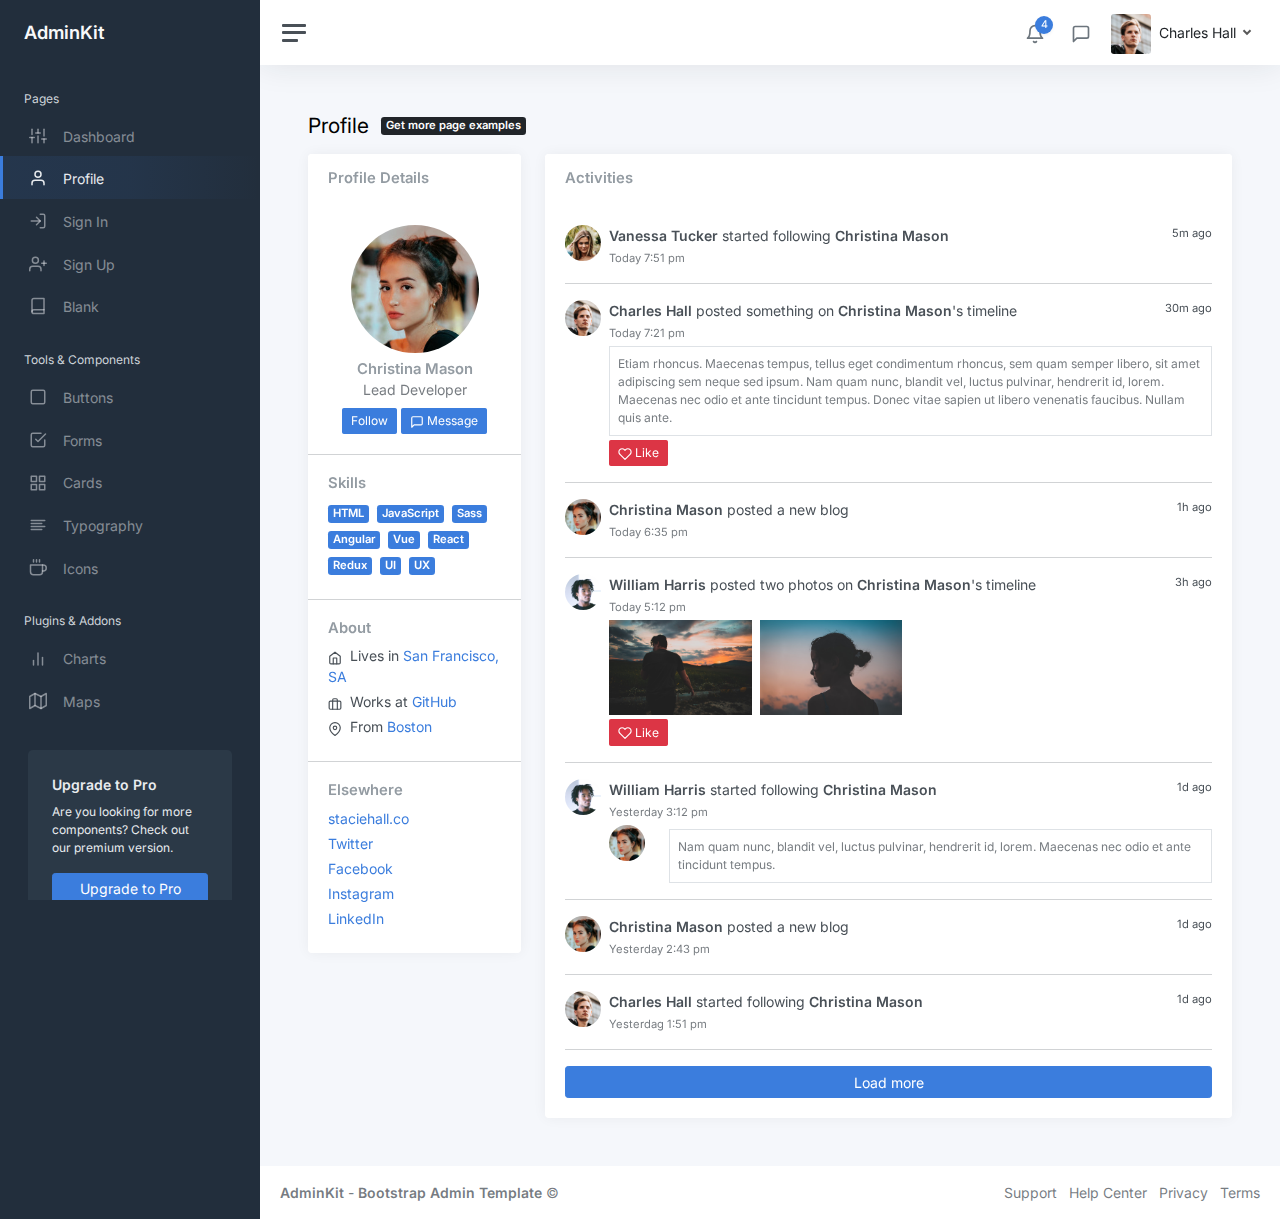
<file: Wisata_Surabaya/adminkit-main/static/pages-profile.html>
<!DOCTYPE html>
<html lang="en">

<head>
	<meta charset="utf-8">
	<meta http-equiv="X-UA-Compatible" content="IE=edge">
	<meta name="viewport" content="width=device-width, initial-scale=1, shrink-to-fit=no">
	<meta name="description" content="Responsive Admin &amp; Dashboard Template based on Bootstrap 5">
	<meta name="author" content="AdminKit">
	<meta name="keywords" content="adminkit, bootstrap, bootstrap 5, admin, dashboard, template, responsive, css, sass, html, theme, front-end, ui kit, web">

	<link rel="preconnect" href="https://fonts.gstatic.com">
	<link rel="shortcut icon" href="img/icons/icon-48x48.png" />

	<link rel="canonical" href="https://demo-basic.adminkit.io/pages-profile.html" />

	<title>Profile | AdminKit Demo</title>

	<link href="css/app.css" rel="stylesheet">
	<link href="https://fonts.googleapis.com/css2?family=Inter:wght@300;400;600&display=swap" rel="stylesheet">
</head>

<body>
	<div class="wrapper">
		<nav id="sidebar" class="sidebar js-sidebar">
			<div class="sidebar-content js-simplebar">
				<a class="sidebar-brand" href="index.html">
          <span class="align-middle">AdminKit</span>
        </a>

				<ul class="sidebar-nav">
					<li class="sidebar-header">
						Pages
					</li>

					<li class="sidebar-item">
						<a class="sidebar-link" href="index.html">
              <i class="align-middle" data-feather="sliders"></i> <span class="align-middle">Dashboard</span>
            </a>
					</li>

					<li class="sidebar-item active">
						<a class="sidebar-link" href="pages-profile.html">
              <i class="align-middle" data-feather="user"></i> <span class="align-middle">Profile</span>
            </a>
					</li>

					<li class="sidebar-item">
						<a class="sidebar-link" href="pages-sign-in.html">
              <i class="align-middle" data-feather="log-in"></i> <span class="align-middle">Sign In</span>
            </a>
					</li>

					<li class="sidebar-item">
						<a class="sidebar-link" href="pages-sign-up.html">
              <i class="align-middle" data-feather="user-plus"></i> <span class="align-middle">Sign Up</span>
            </a>
					</li>

					<li class="sidebar-item">
						<a class="sidebar-link" href="pages-blank.html">
              <i class="align-middle" data-feather="book"></i> <span class="align-middle">Blank</span>
            </a>
					</li>

					<li class="sidebar-header">
						Tools & Components
					</li>

					<li class="sidebar-item">
						<a class="sidebar-link" href="ui-buttons.html">
              <i class="align-middle" data-feather="square"></i> <span class="align-middle">Buttons</span>
            </a>
					</li>

					<li class="sidebar-item">
						<a class="sidebar-link" href="ui-forms.html">
              <i class="align-middle" data-feather="check-square"></i> <span class="align-middle">Forms</span>
            </a>
					</li>

					<li class="sidebar-item">
						<a class="sidebar-link" href="ui-cards.html">
              <i class="align-middle" data-feather="grid"></i> <span class="align-middle">Cards</span>
            </a>
					</li>

					<li class="sidebar-item">
						<a class="sidebar-link" href="ui-typography.html">
              <i class="align-middle" data-feather="align-left"></i> <span class="align-middle">Typography</span>
            </a>
					</li>

					<li class="sidebar-item">
						<a class="sidebar-link" href="icons-feather.html">
              <i class="align-middle" data-feather="coffee"></i> <span class="align-middle">Icons</span>
            </a>
					</li>

					<li class="sidebar-header">
						Plugins & Addons
					</li>

					<li class="sidebar-item">
						<a class="sidebar-link" href="charts-chartjs.html">
              <i class="align-middle" data-feather="bar-chart-2"></i> <span class="align-middle">Charts</span>
            </a>
					</li>

					<li class="sidebar-item">
						<a class="sidebar-link" href="maps-google.html">
              <i class="align-middle" data-feather="map"></i> <span class="align-middle">Maps</span>
            </a>
					</li>
				</ul>

				<div class="sidebar-cta">
					<div class="sidebar-cta-content">
						<strong class="d-inline-block mb-2">Upgrade to Pro</strong>
						<div class="mb-3 text-sm">
							Are you looking for more components? Check out our premium version.
						</div>
						<div class="d-grid">
							<a href="upgrade-to-pro.html" class="btn btn-primary">Upgrade to Pro</a>
						</div>
					</div>
				</div>
			</div>
		</nav>

		<div class="main">
			<nav class="navbar navbar-expand navbar-light navbar-bg">
				<a class="sidebar-toggle js-sidebar-toggle">
          <i class="hamburger align-self-center"></i>
        </a>

				<div class="navbar-collapse collapse">
					<ul class="navbar-nav navbar-align">
						<li class="nav-item dropdown">
							<a class="nav-icon dropdown-toggle" href="#" id="alertsDropdown" data-bs-toggle="dropdown">
								<div class="position-relative">
									<i class="align-middle" data-feather="bell"></i>
									<span class="indicator">4</span>
								</div>
							</a>
							<div class="dropdown-menu dropdown-menu-lg dropdown-menu-end py-0" aria-labelledby="alertsDropdown">
								<div class="dropdown-menu-header">
									4 New Notifications
								</div>
								<div class="list-group">
									<a href="#" class="list-group-item">
										<div class="row g-0 align-items-center">
											<div class="col-2">
												<i class="text-danger" data-feather="alert-circle"></i>
											</div>
											<div class="col-10">
												<div class="text-dark">Update completed</div>
												<div class="text-muted small mt-1">Restart server 12 to complete the update.</div>
												<div class="text-muted small mt-1">30m ago</div>
											</div>
										</div>
									</a>
									<a href="#" class="list-group-item">
										<div class="row g-0 align-items-center">
											<div class="col-2">
												<i class="text-warning" data-feather="bell"></i>
											</div>
											<div class="col-10">
												<div class="text-dark">Lorem ipsum</div>
												<div class="text-muted small mt-1">Aliquam ex eros, imperdiet vulputate hendrerit et.</div>
												<div class="text-muted small mt-1">2h ago</div>
											</div>
										</div>
									</a>
									<a href="#" class="list-group-item">
										<div class="row g-0 align-items-center">
											<div class="col-2">
												<i class="text-primary" data-feather="home"></i>
											</div>
											<div class="col-10">
												<div class="text-dark">Login from 192.186.1.8</div>
												<div class="text-muted small mt-1">5h ago</div>
											</div>
										</div>
									</a>
									<a href="#" class="list-group-item">
										<div class="row g-0 align-items-center">
											<div class="col-2">
												<i class="text-success" data-feather="user-plus"></i>
											</div>
											<div class="col-10">
												<div class="text-dark">New connection</div>
												<div class="text-muted small mt-1">Christina accepted your request.</div>
												<div class="text-muted small mt-1">14h ago</div>
											</div>
										</div>
									</a>
								</div>
								<div class="dropdown-menu-footer">
									<a href="#" class="text-muted">Show all notifications</a>
								</div>
							</div>
						</li>
						<li class="nav-item dropdown">
							<a class="nav-icon dropdown-toggle" href="#" id="messagesDropdown" data-bs-toggle="dropdown">
								<div class="position-relative">
									<i class="align-middle" data-feather="message-square"></i>
								</div>
							</a>
							<div class="dropdown-menu dropdown-menu-lg dropdown-menu-end py-0" aria-labelledby="messagesDropdown">
								<div class="dropdown-menu-header">
									<div class="position-relative">
										4 New Messages
									</div>
								</div>
								<div class="list-group">
									<a href="#" class="list-group-item">
										<div class="row g-0 align-items-center">
											<div class="col-2">
												<img src="img/avatars/avatar-5.jpg" class="avatar img-fluid rounded-circle" alt="Vanessa Tucker">
											</div>
											<div class="col-10 ps-2">
												<div class="text-dark">Vanessa Tucker</div>
												<div class="text-muted small mt-1">Nam pretium turpis et arcu. Duis arcu tortor.</div>
												<div class="text-muted small mt-1">15m ago</div>
											</div>
										</div>
									</a>
									<a href="#" class="list-group-item">
										<div class="row g-0 align-items-center">
											<div class="col-2">
												<img src="img/avatars/avatar-2.jpg" class="avatar img-fluid rounded-circle" alt="William Harris">
											</div>
											<div class="col-10 ps-2">
												<div class="text-dark">William Harris</div>
												<div class="text-muted small mt-1">Curabitur ligula sapien euismod vitae.</div>
												<div class="text-muted small mt-1">2h ago</div>
											</div>
										</div>
									</a>
									<a href="#" class="list-group-item">
										<div class="row g-0 align-items-center">
											<div class="col-2">
												<img src="img/avatars/avatar-4.jpg" class="avatar img-fluid rounded-circle" alt="Christina Mason">
											</div>
											<div class="col-10 ps-2">
												<div class="text-dark">Christina Mason</div>
												<div class="text-muted small mt-1">Pellentesque auctor neque nec urna.</div>
												<div class="text-muted small mt-1">4h ago</div>
											</div>
										</div>
									</a>
									<a href="#" class="list-group-item">
										<div class="row g-0 align-items-center">
											<div class="col-2">
												<img src="img/avatars/avatar-3.jpg" class="avatar img-fluid rounded-circle" alt="Sharon Lessman">
											</div>
											<div class="col-10 ps-2">
												<div class="text-dark">Sharon Lessman</div>
												<div class="text-muted small mt-1">Aenean tellus metus, bibendum sed, posuere ac, mattis non.</div>
												<div class="text-muted small mt-1">5h ago</div>
											</div>
										</div>
									</a>
								</div>
								<div class="dropdown-menu-footer">
									<a href="#" class="text-muted">Show all messages</a>
								</div>
							</div>
						</li>
						<li class="nav-item dropdown">
							<a class="nav-icon dropdown-toggle d-inline-block d-sm-none" href="#" data-bs-toggle="dropdown">
                <i class="align-middle" data-feather="settings"></i>
              </a>

							<a class="nav-link dropdown-toggle d-none d-sm-inline-block" href="#" data-bs-toggle="dropdown">
                <img src="img/avatars/avatar.jpg" class="avatar img-fluid rounded me-1" alt="Charles Hall" /> <span class="text-dark">Charles Hall</span>
              </a>
							<div class="dropdown-menu dropdown-menu-end">
								<a class="dropdown-item" href="pages-profile.html"><i class="align-middle me-1" data-feather="user"></i> Profile</a>
								<a class="dropdown-item" href="#"><i class="align-middle me-1" data-feather="pie-chart"></i> Analytics</a>
								<div class="dropdown-divider"></div>
								<a class="dropdown-item" href="index.html"><i class="align-middle me-1" data-feather="settings"></i> Settings & Privacy</a>
								<a class="dropdown-item" href="#"><i class="align-middle me-1" data-feather="help-circle"></i> Help Center</a>
								<div class="dropdown-divider"></div>
								<a class="dropdown-item" href="#">Log out</a>
							</div>
						</li>
					</ul>
				</div>
			</nav>

			<main class="content">
				<div class="container-fluid p-0">

					<div class="mb-3">
						<h1 class="h3 d-inline align-middle">Profile</h1>
						<a class="badge bg-dark text-white ms-2" href="upgrade-to-pro.html">
      Get more page examples
  </a>
					</div>
					<div class="row">
						<div class="col-md-4 col-xl-3">
							<div class="card mb-3">
								<div class="card-header">
									<h5 class="card-title mb-0">Profile Details</h5>
								</div>
								<div class="card-body text-center">
									<img src="img/avatars/avatar-4.jpg" alt="Christina Mason" class="img-fluid rounded-circle mb-2" width="128" height="128" />
									<h5 class="card-title mb-0">Christina Mason</h5>
									<div class="text-muted mb-2">Lead Developer</div>

									<div>
										<a class="btn btn-primary btn-sm" href="#">Follow</a>
										<a class="btn btn-primary btn-sm" href="#"><span data-feather="message-square"></span> Message</a>
									</div>
								</div>
								<hr class="my-0" />
								<div class="card-body">
									<h5 class="h6 card-title">Skills</h5>
									<a href="#" class="badge bg-primary me-1 my-1">HTML</a>
									<a href="#" class="badge bg-primary me-1 my-1">JavaScript</a>
									<a href="#" class="badge bg-primary me-1 my-1">Sass</a>
									<a href="#" class="badge bg-primary me-1 my-1">Angular</a>
									<a href="#" class="badge bg-primary me-1 my-1">Vue</a>
									<a href="#" class="badge bg-primary me-1 my-1">React</a>
									<a href="#" class="badge bg-primary me-1 my-1">Redux</a>
									<a href="#" class="badge bg-primary me-1 my-1">UI</a>
									<a href="#" class="badge bg-primary me-1 my-1">UX</a>
								</div>
								<hr class="my-0" />
								<div class="card-body">
									<h5 class="h6 card-title">About</h5>
									<ul class="list-unstyled mb-0">
										<li class="mb-1"><span data-feather="home" class="feather-sm me-1"></span> Lives in <a href="#">San Francisco, SA</a></li>

										<li class="mb-1"><span data-feather="briefcase" class="feather-sm me-1"></span> Works at <a href="#">GitHub</a></li>
										<li class="mb-1"><span data-feather="map-pin" class="feather-sm me-1"></span> From <a href="#">Boston</a></li>
									</ul>
								</div>
								<hr class="my-0" />
								<div class="card-body">
									<h5 class="h6 card-title">Elsewhere</h5>
									<ul class="list-unstyled mb-0">
										<li class="mb-1"><a href="#">staciehall.co</a></li>
										<li class="mb-1"><a href="#">Twitter</a></li>
										<li class="mb-1"><a href="#">Facebook</a></li>
										<li class="mb-1"><a href="#">Instagram</a></li>
										<li class="mb-1"><a href="#">LinkedIn</a></li>
									</ul>
								</div>
							</div>
						</div>

						<div class="col-md-8 col-xl-9">
							<div class="card">
								<div class="card-header">

									<h5 class="card-title mb-0">Activities</h5>
								</div>
								<div class="card-body h-100">

									<div class="d-flex align-items-start">
										<img src="img/avatars/avatar-5.jpg" width="36" height="36" class="rounded-circle me-2" alt="Vanessa Tucker">
										<div class="flex-grow-1">
											<small class="float-end text-navy">5m ago</small>
											<strong>Vanessa Tucker</strong> started following <strong>Christina Mason</strong><br />
											<small class="text-muted">Today 7:51 pm</small><br />

										</div>
									</div>

									<hr />
									<div class="d-flex align-items-start">
										<img src="img/avatars/avatar.jpg" width="36" height="36" class="rounded-circle me-2" alt="Charles Hall">
										<div class="flex-grow-1">
											<small class="float-end text-navy">30m ago</small>
											<strong>Charles Hall</strong> posted something on <strong>Christina Mason</strong>'s timeline<br />
											<small class="text-muted">Today 7:21 pm</small>

											<div class="border text-sm text-muted p-2 mt-1">
												Etiam rhoncus. Maecenas tempus, tellus eget condimentum rhoncus, sem quam semper libero, sit amet adipiscing sem neque sed ipsum. Nam quam nunc, blandit vel, luctus
												pulvinar, hendrerit id, lorem. Maecenas nec odio et ante tincidunt tempus. Donec vitae sapien ut libero venenatis faucibus. Nullam quis ante.
											</div>

											<a href="#" class="btn btn-sm btn-danger mt-1"><i class="feather-sm" data-feather="heart"></i> Like</a>
										</div>
									</div>

									<hr />
									<div class="d-flex align-items-start">
										<img src="img/avatars/avatar-4.jpg" width="36" height="36" class="rounded-circle me-2" alt="Christina Mason">
										<div class="flex-grow-1">
											<small class="float-end text-navy">1h ago</small>
											<strong>Christina Mason</strong> posted a new blog<br />

											<small class="text-muted">Today 6:35 pm</small>
										</div>
									</div>

									<hr />
									<div class="d-flex align-items-start">
										<img src="img/avatars/avatar-2.jpg" width="36" height="36" class="rounded-circle me-2" alt="William Harris">
										<div class="flex-grow-1">
											<small class="float-end text-navy">3h ago</small>
											<strong>William Harris</strong> posted two photos on <strong>Christina Mason</strong>'s timeline<br />
											<small class="text-muted">Today 5:12 pm</small>

											<div class="row g-0 mt-1">
												<div class="col-6 col-md-4 col-lg-4 col-xl-3">
													<img src="img/photos/unsplash-1.jpg" class="img-fluid pe-2" alt="Unsplash">
												</div>
												<div class="col-6 col-md-4 col-lg-4 col-xl-3">
													<img src="img/photos/unsplash-2.jpg" class="img-fluid pe-2" alt="Unsplash">
												</div>
											</div>

											<a href="#" class="btn btn-sm btn-danger mt-1"><i class="feather-sm" data-feather="heart"></i> Like</a>
										</div>
									</div>

									<hr />
									<div class="d-flex align-items-start">
										<img src="img/avatars/avatar-2.jpg" width="36" height="36" class="rounded-circle me-2" alt="William Harris">
										<div class="flex-grow-1">
											<small class="float-end text-navy">1d ago</small>
											<strong>William Harris</strong> started following <strong>Christina Mason</strong><br />
											<small class="text-muted">Yesterday 3:12 pm</small>

											<div class="d-flex align-items-start mt-1">
												<a class="pe-3" href="#">
                <img src="img/avatars/avatar-4.jpg" width="36" height="36" class="rounded-circle me-2" alt="Christina Mason">
              </a>
												<div class="flex-grow-1">
													<div class="border text-sm text-muted p-2 mt-1">
														Nam quam nunc, blandit vel, luctus pulvinar, hendrerit id, lorem. Maecenas nec odio et ante tincidunt tempus.
													</div>
												</div>
											</div>
										</div>
									</div>

									<hr />
									<div class="d-flex align-items-start">
										<img src="img/avatars/avatar-4.jpg" width="36" height="36" class="rounded-circle me-2" alt="Christina Mason">
										<div class="flex-grow-1">
											<small class="float-end text-navy">1d ago</small>
											<strong>Christina Mason</strong> posted a new blog<br />
											<small class="text-muted">Yesterday 2:43 pm</small>
										</div>
									</div>

									<hr />
									<div class="d-flex align-items-start">
										<img src="img/avatars/avatar.jpg" width="36" height="36" class="rounded-circle me-2" alt="Charles Hall">
										<div class="flex-grow-1">
											<small class="float-end text-navy">1d ago</small>
											<strong>Charles Hall</strong> started following <strong>Christina Mason</strong><br />
											<small class="text-muted">Yesterdag 1:51 pm</small>
										</div>
									</div>

									<hr />
									<div class="d-grid">
										<a href="#" class="btn btn-primary">Load more</a>
									</div>
								</div>
							</div>
						</div>
					</div>

				</div>
			</main>

			<footer class="footer">
				<div class="container-fluid">
					<div class="row text-muted">
						<div class="col-6 text-start">
							<p class="mb-0">
								<a class="text-muted" href="https://adminkit.io/" target="_blank"><strong>AdminKit</strong></a> - <a class="text-muted" href="https://adminkit.io/" target="_blank"><strong>Bootstrap Admin Template</strong></a>								&copy;
							</p>
						</div>
						<div class="col-6 text-end">
							<ul class="list-inline">
								<li class="list-inline-item">
									<a class="text-muted" href="https://adminkit.io/" target="_blank">Support</a>
								</li>
								<li class="list-inline-item">
									<a class="text-muted" href="https://adminkit.io/" target="_blank">Help Center</a>
								</li>
								<li class="list-inline-item">
									<a class="text-muted" href="https://adminkit.io/" target="_blank">Privacy</a>
								</li>
								<li class="list-inline-item">
									<a class="text-muted" href="https://adminkit.io/" target="_blank">Terms</a>
								</li>
							</ul>
						</div>
					</div>
				</div>
			</footer>
		</div>
	</div>

	<script src="js/app.js"></script>

</body>

</html>
</file>
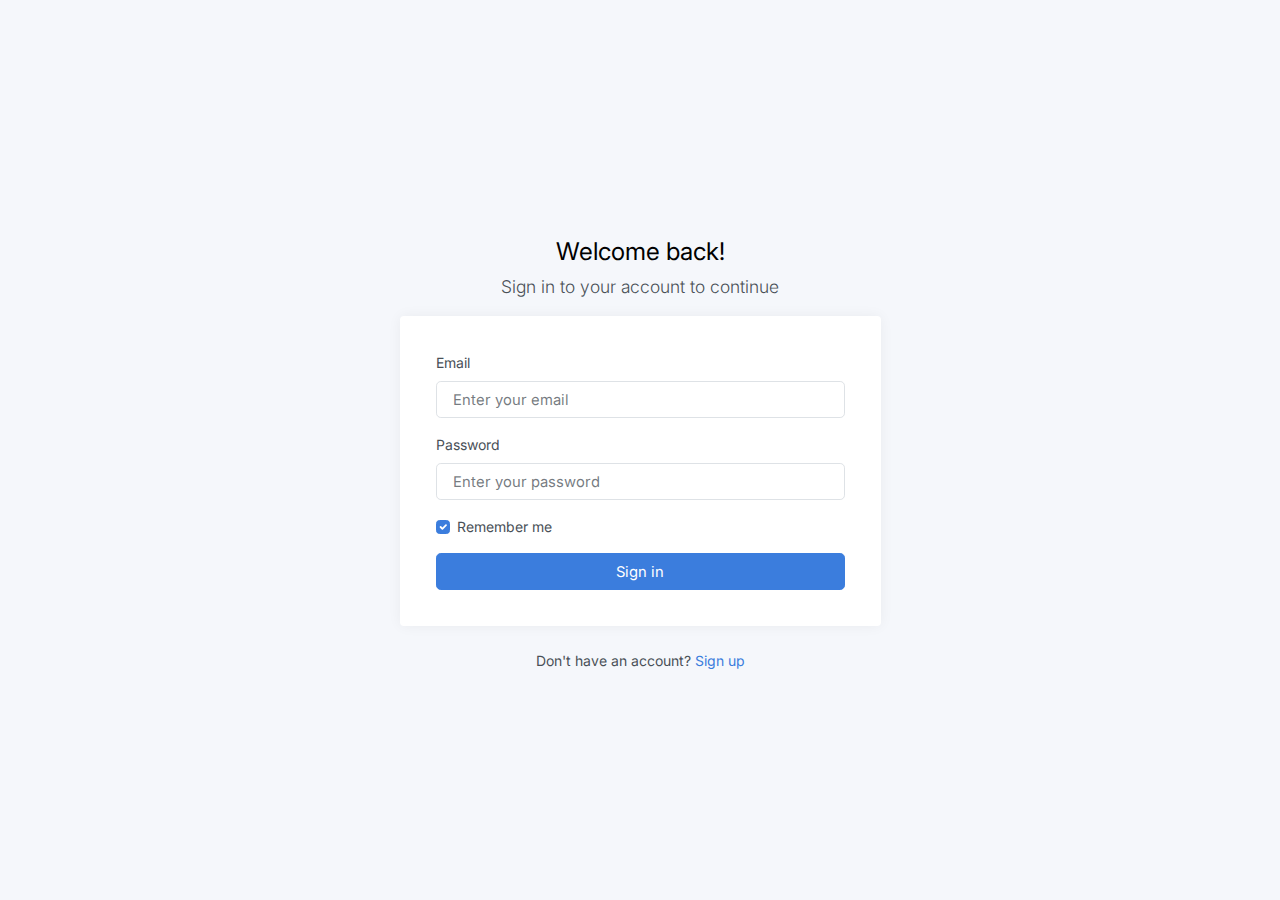
<file: Wisata_Surabaya/adminkit-main/static/pages-sign-in.html>
<!DOCTYPE html>
<html lang="en">

<head>
	<meta charset="utf-8">
	<meta http-equiv="X-UA-Compatible" content="IE=edge">
	<meta name="viewport" content="width=device-width, initial-scale=1, shrink-to-fit=no">
	<meta name="description" content="Responsive Admin &amp; Dashboard Template based on Bootstrap 5">
	<meta name="author" content="AdminKit">
	<meta name="keywords" content="adminkit, bootstrap, bootstrap 5, admin, dashboard, template, responsive, css, sass, html, theme, front-end, ui kit, web">

	<link rel="preconnect" href="https://fonts.gstatic.com">
	<link rel="shortcut icon" href="img/icons/icon-48x48.png" />

	<link rel="canonical" href="https://demo-basic.adminkit.io/pages-sign-in.html" />

	<title>Sign In | AdminKit Demo</title>

	<link href="css/app.css" rel="stylesheet">
	<link href="https://fonts.googleapis.com/css2?family=Inter:wght@300;400;600&display=swap" rel="stylesheet">
</head>

<body>
	<main class="d-flex w-100">
		<div class="container d-flex flex-column">
			<div class="row vh-100">
				<div class="col-sm-10 col-md-8 col-lg-6 col-xl-5 mx-auto d-table h-100">
					<div class="d-table-cell align-middle">

						<div class="text-center mt-4">
							<h1 class="h2">Welcome back!</h1>
							<p class="lead">
								Sign in to your account to continue
							</p>
						</div>

						<div class="card">
							<div class="card-body">
								<div class="m-sm-3">
									<form>
										<div class="mb-3">
											<label class="form-label">Email</label>
											<input class="form-control form-control-lg" type="email" name="email" placeholder="Enter your email" />
										</div>
										<div class="mb-3">
											<label class="form-label">Password</label>
											<input class="form-control form-control-lg" type="password" name="password" placeholder="Enter your password" />
										</div>
										<div>
											<div class="form-check align-items-center">
												<input id="customControlInline" type="checkbox" class="form-check-input" value="remember-me" name="remember-me" checked>
												<label class="form-check-label text-small" for="customControlInline">Remember me</label>
											</div>
										</div>
										<div class="d-grid gap-2 mt-3">
											<a href="index.html" class="btn btn-lg btn-primary">Sign in</a>
										</div>
									</form>
								</div>
							</div>
						</div>
						<div class="text-center mb-3">
							Don't have an account? <a href="pages-sign-up.html">Sign up</a>
						</div>
					</div>
				</div>
			</div>
		</div>
	</main>

	<script src="js/app.js"></script>

</body>

</html>
</file>
